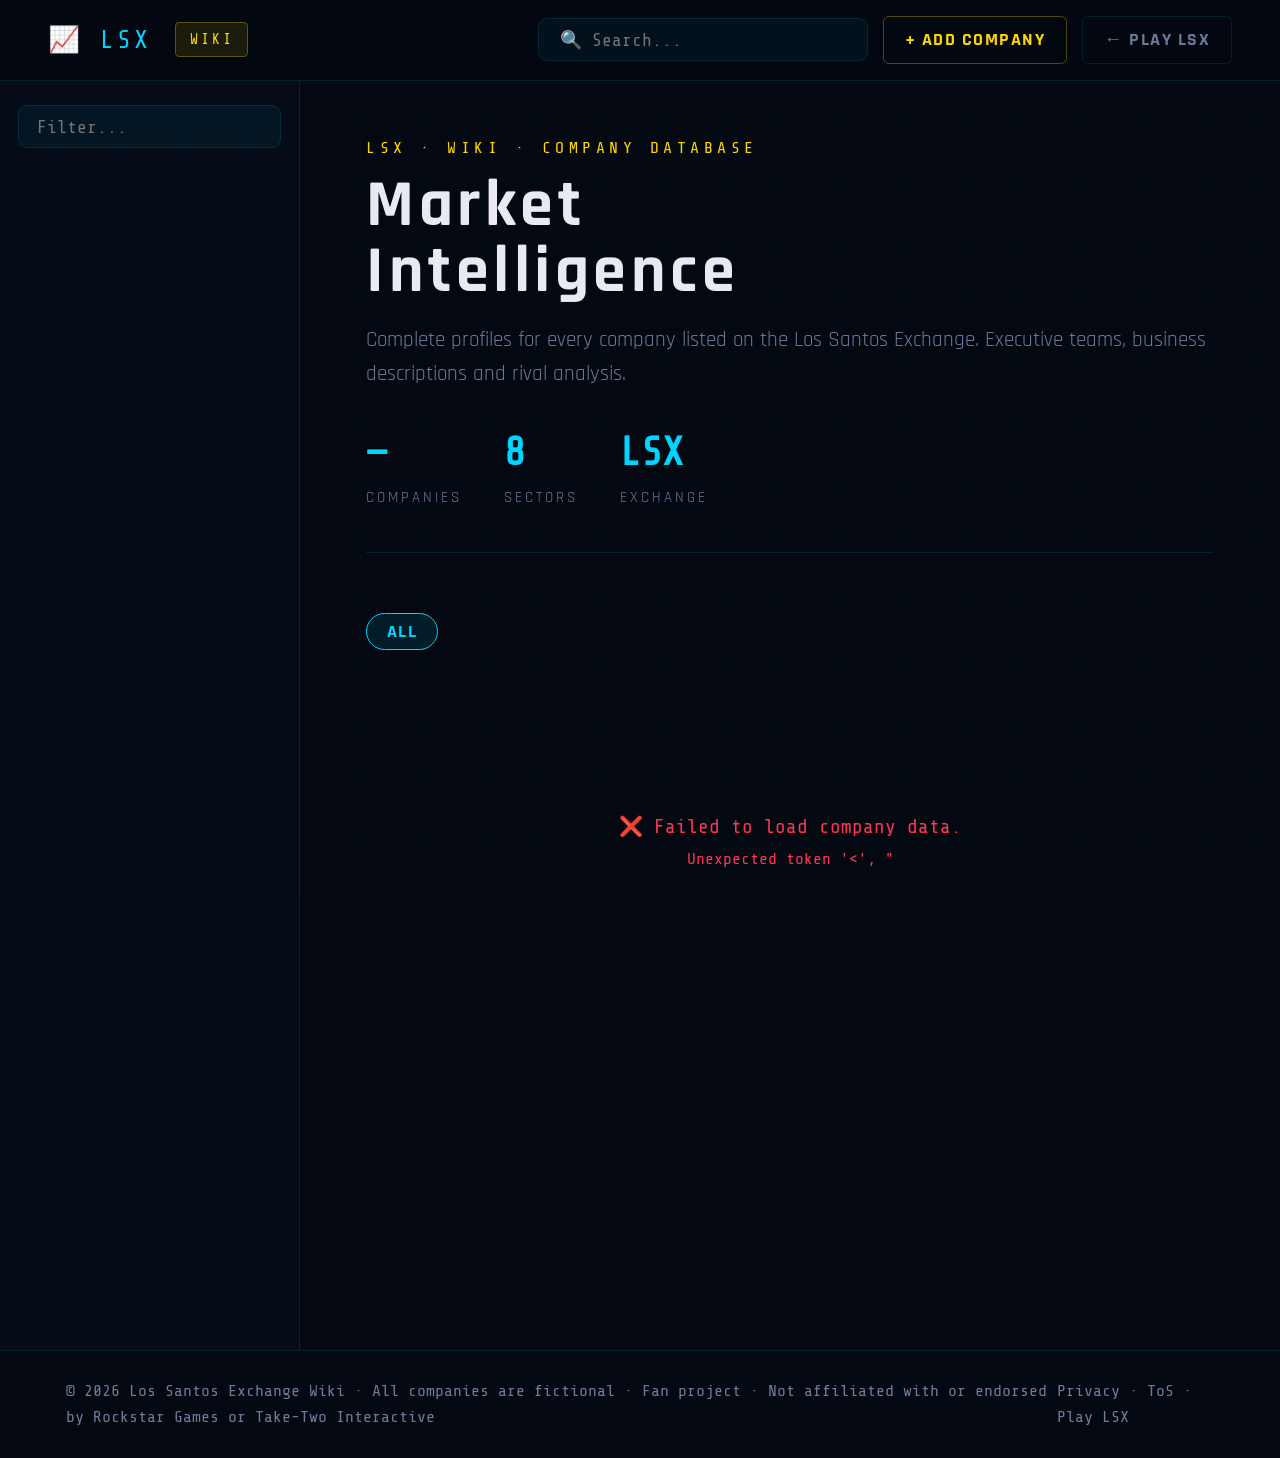
<file: wiki/index.html>
<!DOCTYPE html>
<html lang="en">
<head>
  <meta charset="UTF-8">
  <meta name="viewport" content="width=device-width, initial-scale=1.0">
  <title>LSX Wiki — Los Santos Exchange</title>
  <link rel="preconnect" href="https://fonts.googleapis.com">
  <link href="https://fonts.googleapis.com/css2?family=Rajdhani:wght@400;600;700&family=Share+Tech+Mono&display=swap" rel="stylesheet">
  <link rel="stylesheet" href="wiki.css">
</head>
<body>

<header>
  <div class="header-left">
    <a href="https://los-santos-exchange.de" class="logo">📈 LSX</a>
    <span class="wiki-badge">WIKI</span>
  </div>
  <div class="header-right">
    <input class="hdr-search" type="text" id="globalSearch" placeholder="🔍 Search...">
    <a href="generator.html" class="btn-link btn-gold">+ ADD COMPANY</a>
    <a href="https://los-santos-exchange.de" class="btn-link">← Play LSX</a>
  </div>
</header>

<div class="layout">
  <nav>
    <input class="nav-search" id="navSearch" type="text" placeholder="Filter...">
    <div id="navList"></div>
  </nav>

  <main>
    <div class="hero">
      <div class="hero-tag">LSX · WIKI · COMPANY DATABASE</div>
      <h1>Market<br>Intelligence</h1>
      <p>Complete profiles for every company listed on the Los Santos Exchange. Executive teams, business descriptions and rival analysis.</p>
      <div class="hero-stats">
        <div>
          <div class="hero-stat-val" id="statCount">—</div>
          <div class="hero-stat-lbl">Companies</div>
        </div>
        <div>
          <div class="hero-stat-val">8</div>
          <div class="hero-stat-lbl">Sectors</div>
        </div>
        <div>
          <div class="hero-stat-val">LSX</div>
          <div class="hero-stat-lbl">Exchange</div>
        </div>
      </div>
    </div>

    <div class="sector-bar" id="sectorBar">
      <button class="sec-btn active" data-sector="ALL">ALL</button>
    </div>

    <div id="cardList">
      <div class="loading"><div class="spinner"></div>Loading company data...</div>
    </div>
    <div class="no-results" id="noResults">No companies match your search.</div>
  </main>
</div>

<footer>
  <span>© 2026 Los Santos Exchange Wiki · All companies are fictional · Fan project · Not affiliated with or endorsed by Rockstar Games or Take-Two Interactive</span>
  <span><a href="https://los-santos-exchange.de/privacy.html">Privacy</a> · <a href="https://los-santos-exchange.de/tos.html">ToS</a> · <a href="https://los-santos-exchange.de">Play LSX</a></span>
</footer>

<script src="wiki.js"></script>
</body>
</html>
</file>
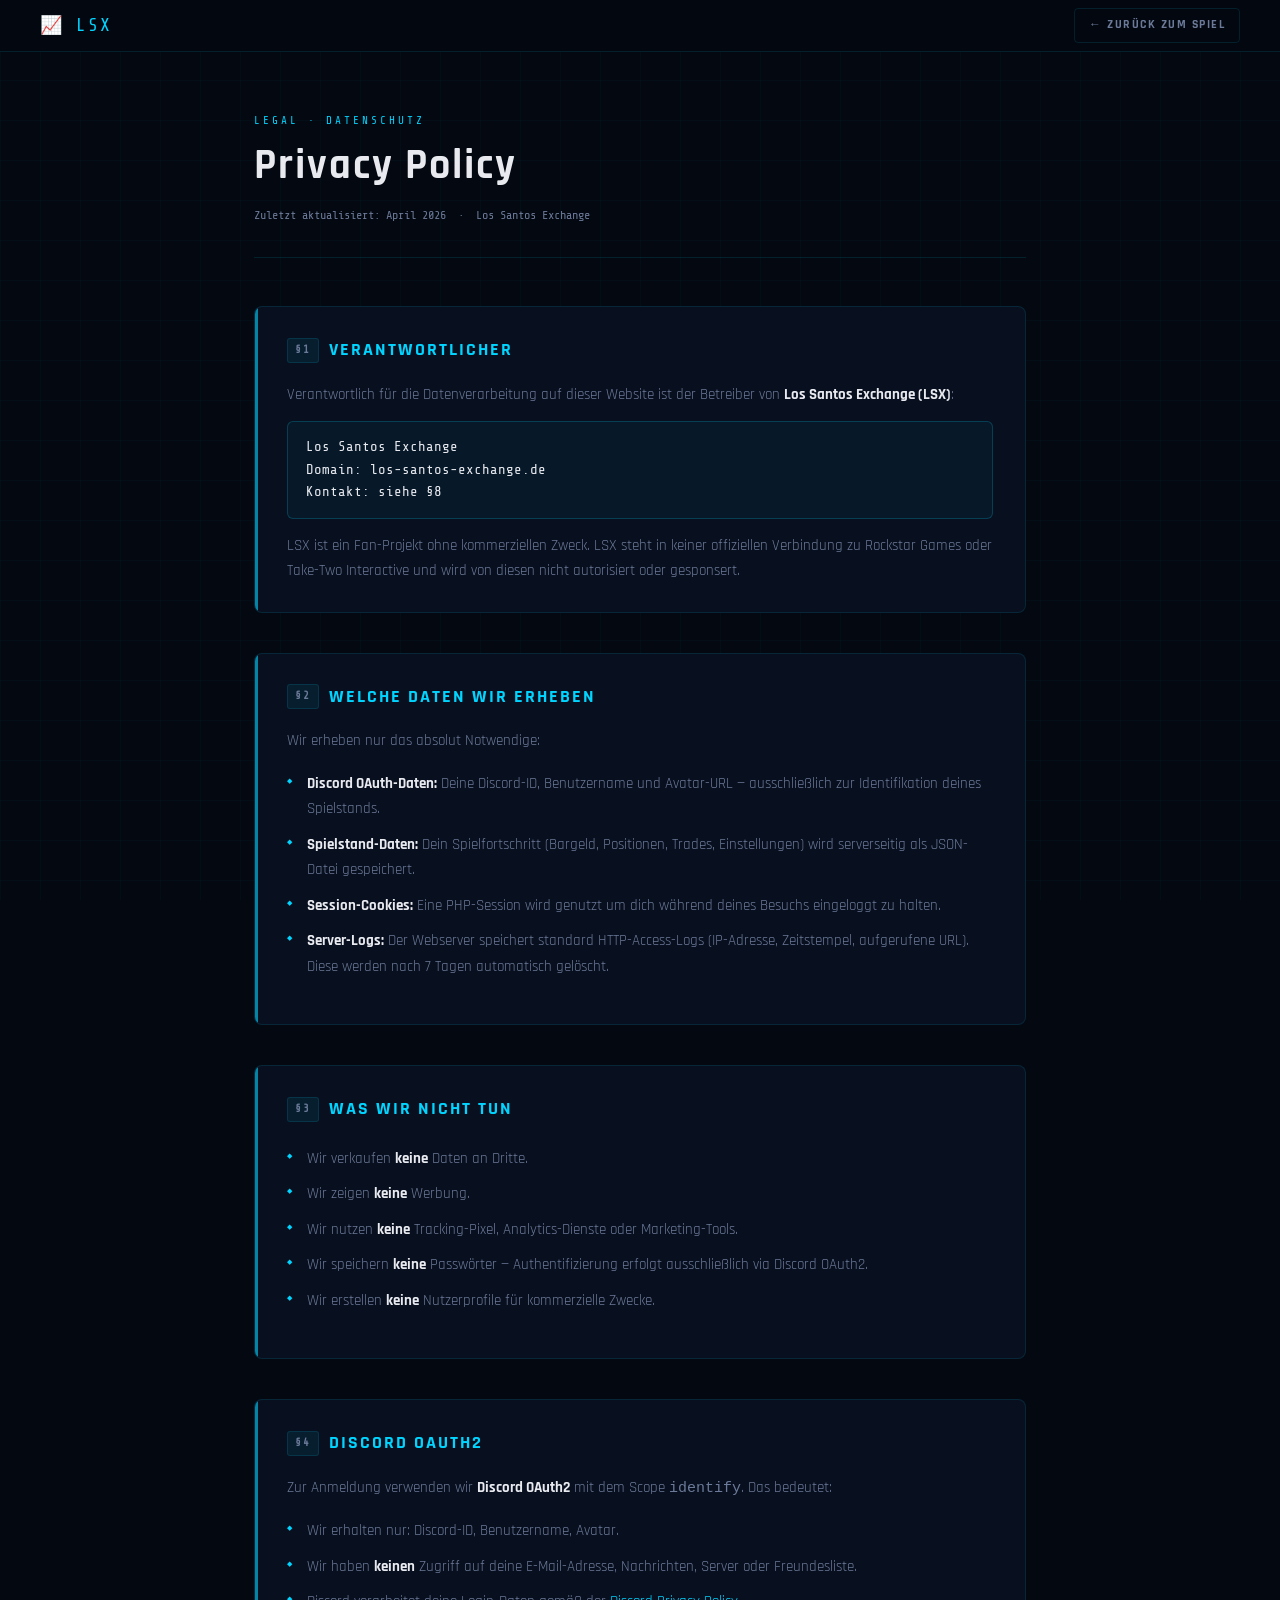
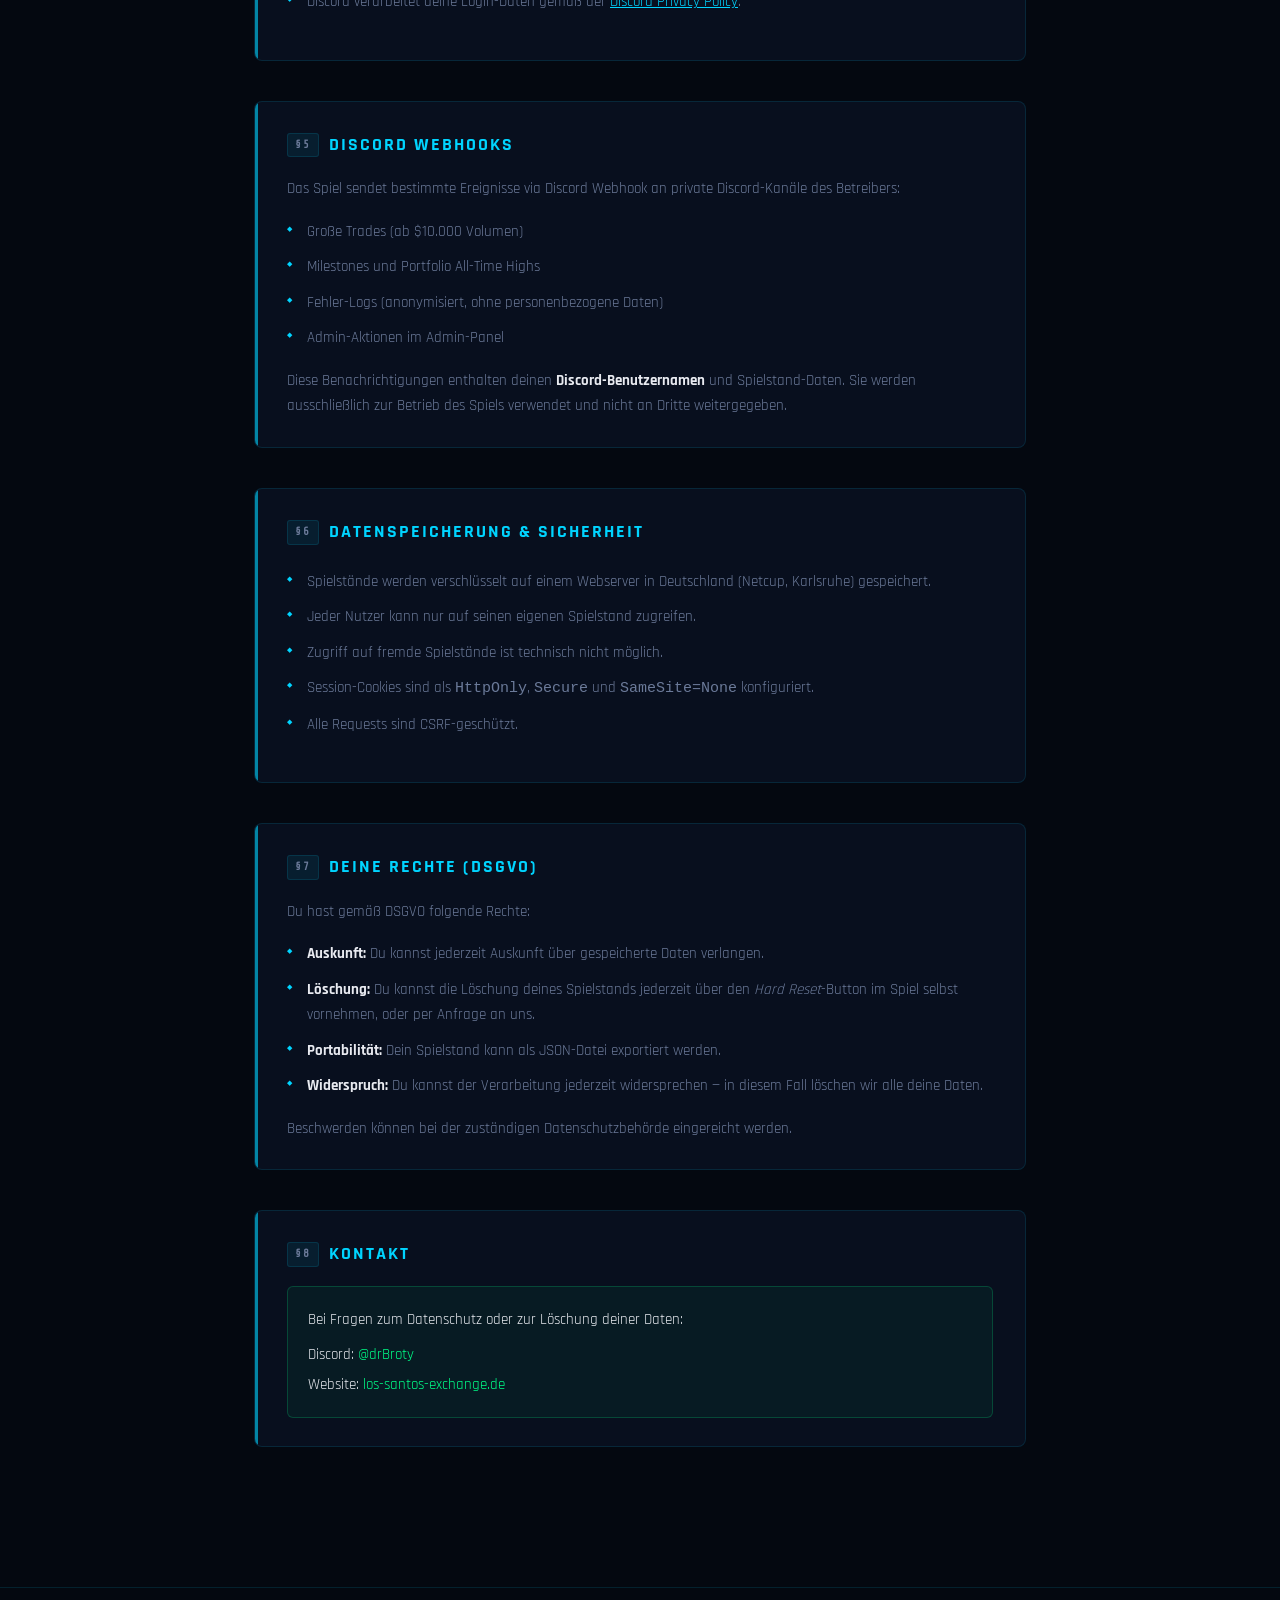
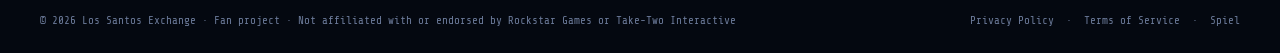
<file: privacy.html>
<!DOCTYPE html>
<html lang="de">
<head>
  <meta charset="UTF-8">
  <meta name="viewport" content="width=device-width, initial-scale=1.0">
  <title>Privacy Policy — Los Santos Exchange</title>
  <link rel="preconnect" href="https://fonts.googleapis.com">
  <link href="https://fonts.googleapis.com/css2?family=Rajdhani:wght@400;600;700&family=Share+Tech+Mono&display=swap" rel="stylesheet">
  <link rel="shortcut icon" href="/assets/icons/icon-512.ico" type="image/x-icon">
  <style>
    :root {
      --bg:      #040810;
      --panel:   #080f1e;
      --border:  rgba(0,212,255,0.12);
      --accent:  #00d4ff;
      --green:   #00ff88;
      --red:     #ff3355;
      --gold:    #ffd700;
      --text:    #e8eaf0;
      --dim:     #6b7a99;
      --font:    'Rajdhani', sans-serif;
      --mono:    'Share Tech Mono', monospace;
    }

    * { box-sizing: border-box; margin: 0; padding: 0; }

    body {
      background: var(--bg);
      color: var(--text);
      font-family: var(--font);
      font-size: 16px;
      line-height: 1.7;
      min-height: 100vh;
    }

    /* ── Animated grid background ── */
    body::before {
      content: '';
      position: fixed;
      inset: 0;
      background-image:
        linear-gradient(rgba(0,212,255,0.03) 1px, transparent 1px),
        linear-gradient(90deg, rgba(0,212,255,0.03) 1px, transparent 1px);
      background-size: 40px 40px;
      pointer-events: none;
      z-index: 0;
    }

    /* ── Header ── */
    header {
      position: sticky;
      top: 0;
      z-index: 100;
      background: rgba(4,8,16,0.95);
      backdrop-filter: blur(12px);
      border-bottom: 1px solid var(--border);
      padding: 0 40px;
      display: flex;
      align-items: center;
      justify-content: space-between;
      height: 52px;
    }

    .logo {
      font-family: var(--mono);
      font-size: 18px;
      color: var(--accent);
      letter-spacing: 2px;
      text-decoration: none;
    }

    .back-btn {
      font-family: var(--font);
      font-weight: 700;
      font-size: 12px;
      letter-spacing: 1.5px;
      color: var(--dim);
      text-decoration: none;
      border: 1px solid var(--border);
      padding: 6px 14px;
      border-radius: 4px;
      transition: all .2s;
      text-transform: uppercase;
    }
    .back-btn:hover { color: var(--accent); border-color: var(--accent); }

    /* ── Main Content ── */
    main {
      position: relative;
      z-index: 1;
      max-width: 820px;
      margin: 0 auto;
      padding: 60px 24px 100px;
    }

    /* ── Page Title ── */
    .page-header {
      margin-bottom: 48px;
      padding-bottom: 32px;
      border-bottom: 1px solid var(--border);
    }

    .page-tag {
      font-family: var(--mono);
      font-size: 11px;
      letter-spacing: 3px;
      color: var(--accent);
      text-transform: uppercase;
      margin-bottom: 12px;
    }

    h1 {
      font-size: 42px;
      font-weight: 700;
      letter-spacing: 2px;
      color: var(--text);
      line-height: 1.1;
      margin-bottom: 16px;
    }

    .page-meta {
      font-family: var(--mono);
      font-size: 12px;
      color: var(--dim);
    }

    /* ── Sections ── */
    .section {
      margin-bottom: 40px;
      background: var(--panel);
      border: 1px solid var(--border);
      border-radius: 8px;
      padding: 28px 32px;
      position: relative;
      overflow: hidden;
    }

    .section::before {
      content: '';
      position: absolute;
      top: 0; left: 0;
      width: 3px; height: 100%;
      background: var(--accent);
      opacity: 0.6;
    }

    h2 {
      font-size: 18px;
      font-weight: 700;
      letter-spacing: 2px;
      color: var(--accent);
      text-transform: uppercase;
      margin-bottom: 16px;
      display: flex;
      align-items: center;
      gap: 10px;
    }

    h2 .num {
      font-family: var(--mono);
      font-size: 11px;
      color: var(--dim);
      background: rgba(0,212,255,0.08);
      border: 1px solid var(--border);
      padding: 2px 7px;
      border-radius: 3px;
    }

    p {
      color: var(--dim);
      font-size: 15px;
      margin-bottom: 12px;
    }
    p:last-child { margin-bottom: 0; }

    ul {
      list-style: none;
      margin: 12px 0;
    }

    ul li {
      color: var(--dim);
      font-size: 15px;
      padding: 5px 0 5px 20px;
      position: relative;
    }

    ul li::before {
      content: '◆';
      position: absolute;
      left: 0;
      color: var(--accent);
      font-size: 7px;
      top: 9px;
    }

    strong { color: var(--text); font-weight: 700; }

    .highlight-box {
      background: rgba(0,212,255,0.05);
      border: 1px solid rgba(0,212,255,0.2);
      border-radius: 6px;
      padding: 14px 18px;
      margin: 14px 0;
      font-size: 14px;
      color: var(--text);
      font-family: var(--mono);
      line-height: 1.6;
    }

    .contact-block {
      background: rgba(0,255,136,0.05);
      border: 1px solid rgba(0,255,136,0.2);
      border-radius: 6px;
      padding: 16px 20px;
    }
    .contact-block p { color: var(--text); margin: 4px 0; }
    .contact-block a { color: var(--green); text-decoration: none; }
    .contact-block a:hover { text-decoration: underline; }

    /* ── Footer ── */
    footer {
      position: relative;
      z-index: 1;
      border-top: 1px solid var(--border);
      padding: 24px 40px;
      display: flex;
      align-items: center;
      justify-content: space-between;
      font-family: var(--mono);
      font-size: 11px;
      color: var(--dim);
    }

    footer a { color: var(--dim); text-decoration: none; }
    footer a:hover { color: var(--accent); }
  </style>
</head>
<body>

<header>
  <a href="/" class="logo">📈 LSX</a>
  <a href="/" class="back-btn">← Zurück zum Spiel</a>
</header>

<main>

  <div class="page-header">
    <div class="page-tag">Legal · Datenschutz</div>
    <h1>Privacy Policy</h1>
    <div class="page-meta">Zuletzt aktualisiert: April 2026 &nbsp;·&nbsp; Los Santos Exchange</div>
  </div>

  <div class="section">
    <h2><span class="num">§1</span> Verantwortlicher</h2>
    <p>Verantwortlich für die Datenverarbeitung auf dieser Website ist der Betreiber von <strong>Los Santos Exchange (LSX)</strong>:</p>
    <div class="highlight-box">
      Los Santos Exchange<br>
      Domain: los-santos-exchange.de<br>
      Kontakt: siehe §8
    </div>
    <p>LSX ist ein Fan-Projekt ohne kommerziellen Zweck. LSX steht in keiner offiziellen Verbindung zu Rockstar Games oder Take-Two Interactive und wird von diesen nicht autorisiert oder gesponsert.</p>
  </div>

  <div class="section">
    <h2><span class="num">§2</span> Welche Daten wir erheben</h2>
    <p>Wir erheben nur das absolut Notwendige:</p>
    <ul>
      <li><strong>Discord OAuth-Daten:</strong> Deine Discord-ID, Benutzername und Avatar-URL — ausschließlich zur Identifikation deines Spielstands.</li>
      <li><strong>Spielstand-Daten:</strong> Dein Spielfortschritt (Bargeld, Positionen, Trades, Einstellungen) wird serverseitig als JSON-Datei gespeichert.</li>
      <li><strong>Session-Cookies:</strong> Eine PHP-Session wird genutzt um dich während deines Besuchs eingeloggt zu halten.</li>
      <li><strong>Server-Logs:</strong> Der Webserver speichert standard HTTP-Access-Logs (IP-Adresse, Zeitstempel, aufgerufene URL). Diese werden nach 7 Tagen automatisch gelöscht.</li>
    </ul>
  </div>

  <div class="section">
    <h2><span class="num">§3</span> Was wir nicht tun</h2>
    <ul>
      <li>Wir verkaufen <strong>keine</strong> Daten an Dritte.</li>
      <li>Wir zeigen <strong>keine</strong> Werbung.</li>
      <li>Wir nutzen <strong>keine</strong> Tracking-Pixel, Analytics-Dienste oder Marketing-Tools.</li>
      <li>Wir speichern <strong>keine</strong> Passwörter — Authentifizierung erfolgt ausschließlich via Discord OAuth2.</li>
      <li>Wir erstellen <strong>keine</strong> Nutzerprofile für kommerzielle Zwecke.</li>
    </ul>
  </div>

  <div class="section">
    <h2><span class="num">§4</span> Discord OAuth2</h2>
    <p>Zur Anmeldung verwenden wir <strong>Discord OAuth2</strong> mit dem Scope <code>identify</code>. Das bedeutet:</p>
    <ul>
      <li>Wir erhalten nur: Discord-ID, Benutzername, Avatar.</li>
      <li>Wir haben <strong>keinen</strong> Zugriff auf deine E-Mail-Adresse, Nachrichten, Server oder Freundesliste.</li>
      <li>Discord verarbeitet deine Login-Daten gemäß der <a href="https://discord.com/privacy" style="color:var(--accent)">Discord Privacy Policy</a>.</li>
    </ul>
  </div>

  <div class="section">
    <h2><span class="num">§5</span> Discord Webhooks</h2>
    <p>Das Spiel sendet bestimmte Ereignisse via Discord Webhook an private Discord-Kanäle des Betreibers:</p>
    <ul>
      <li>Große Trades (ab $10.000 Volumen)</li>
      <li>Milestones und Portfolio All-Time Highs</li>
      <li>Fehler-Logs (anonymisiert, ohne personenbezogene Daten)</li>
      <li>Admin-Aktionen im Admin-Panel</li>
    </ul>
    <p>Diese Benachrichtigungen enthalten deinen <strong>Discord-Benutzernamen</strong> und Spielstand-Daten. Sie werden ausschließlich zur Betrieb des Spiels verwendet und nicht an Dritte weitergegeben.</p>
  </div>

  <div class="section">
    <h2><span class="num">§6</span> Datenspeicherung & Sicherheit</h2>
    <ul>
      <li>Spielstände werden verschlüsselt auf einem Webserver in Deutschland (Netcup, Karlsruhe) gespeichert.</li>
      <li>Jeder Nutzer kann nur auf seinen eigenen Spielstand zugreifen.</li>
      <li>Zugriff auf fremde Spielstände ist technisch nicht möglich.</li>
      <li>Session-Cookies sind als <code>HttpOnly</code>, <code>Secure</code> und <code>SameSite=None</code> konfiguriert.</li>
      <li>Alle Requests sind CSRF-geschützt.</li>
    </ul>
  </div>

  <div class="section">
    <h2><span class="num">§7</span> Deine Rechte (DSGVO)</h2>
    <p>Du hast gemäß DSGVO folgende Rechte:</p>
    <ul>
      <li><strong>Auskunft:</strong> Du kannst jederzeit Auskunft über gespeicherte Daten verlangen.</li>
      <li><strong>Löschung:</strong> Du kannst die Löschung deines Spielstands jederzeit über den <em>Hard Reset</em>-Button im Spiel selbst vornehmen, oder per Anfrage an uns.</li>
      <li><strong>Portabilität:</strong> Dein Spielstand kann als JSON-Datei exportiert werden.</li>
      <li><strong>Widerspruch:</strong> Du kannst der Verarbeitung jederzeit widersprechen — in diesem Fall löschen wir alle deine Daten.</li>
    </ul>
    <p>Beschwerden können bei der zuständigen Datenschutzbehörde eingereicht werden.</p>
  </div>

  <div class="section">
    <h2><span class="num">§8</span> Kontakt</h2>
    <div class="contact-block">
      <p>Bei Fragen zum Datenschutz oder zur Löschung deiner Daten:</p>
      <p style="margin-top:10px;">Discord: <a href="https://discord.com">@drBroty</a></p>
      <p>Website: <a href="https://los-santos-exchange.de">los-santos-exchange.de</a></p>
    </div>
  </div>

</main>

<footer>
  <span>© 2026 Los Santos Exchange · Fan project · Not affiliated with or endorsed by Rockstar Games or Take-Two Interactive</span>
  <span>
    <a href="/privacy.html">Privacy Policy</a>
    &nbsp;·&nbsp;
    <a href="/tos.html">Terms of Service</a>
    &nbsp;·&nbsp;
    <a href="/">Spiel</a>
  </span>
</footer>

</body>
</html>
</file>
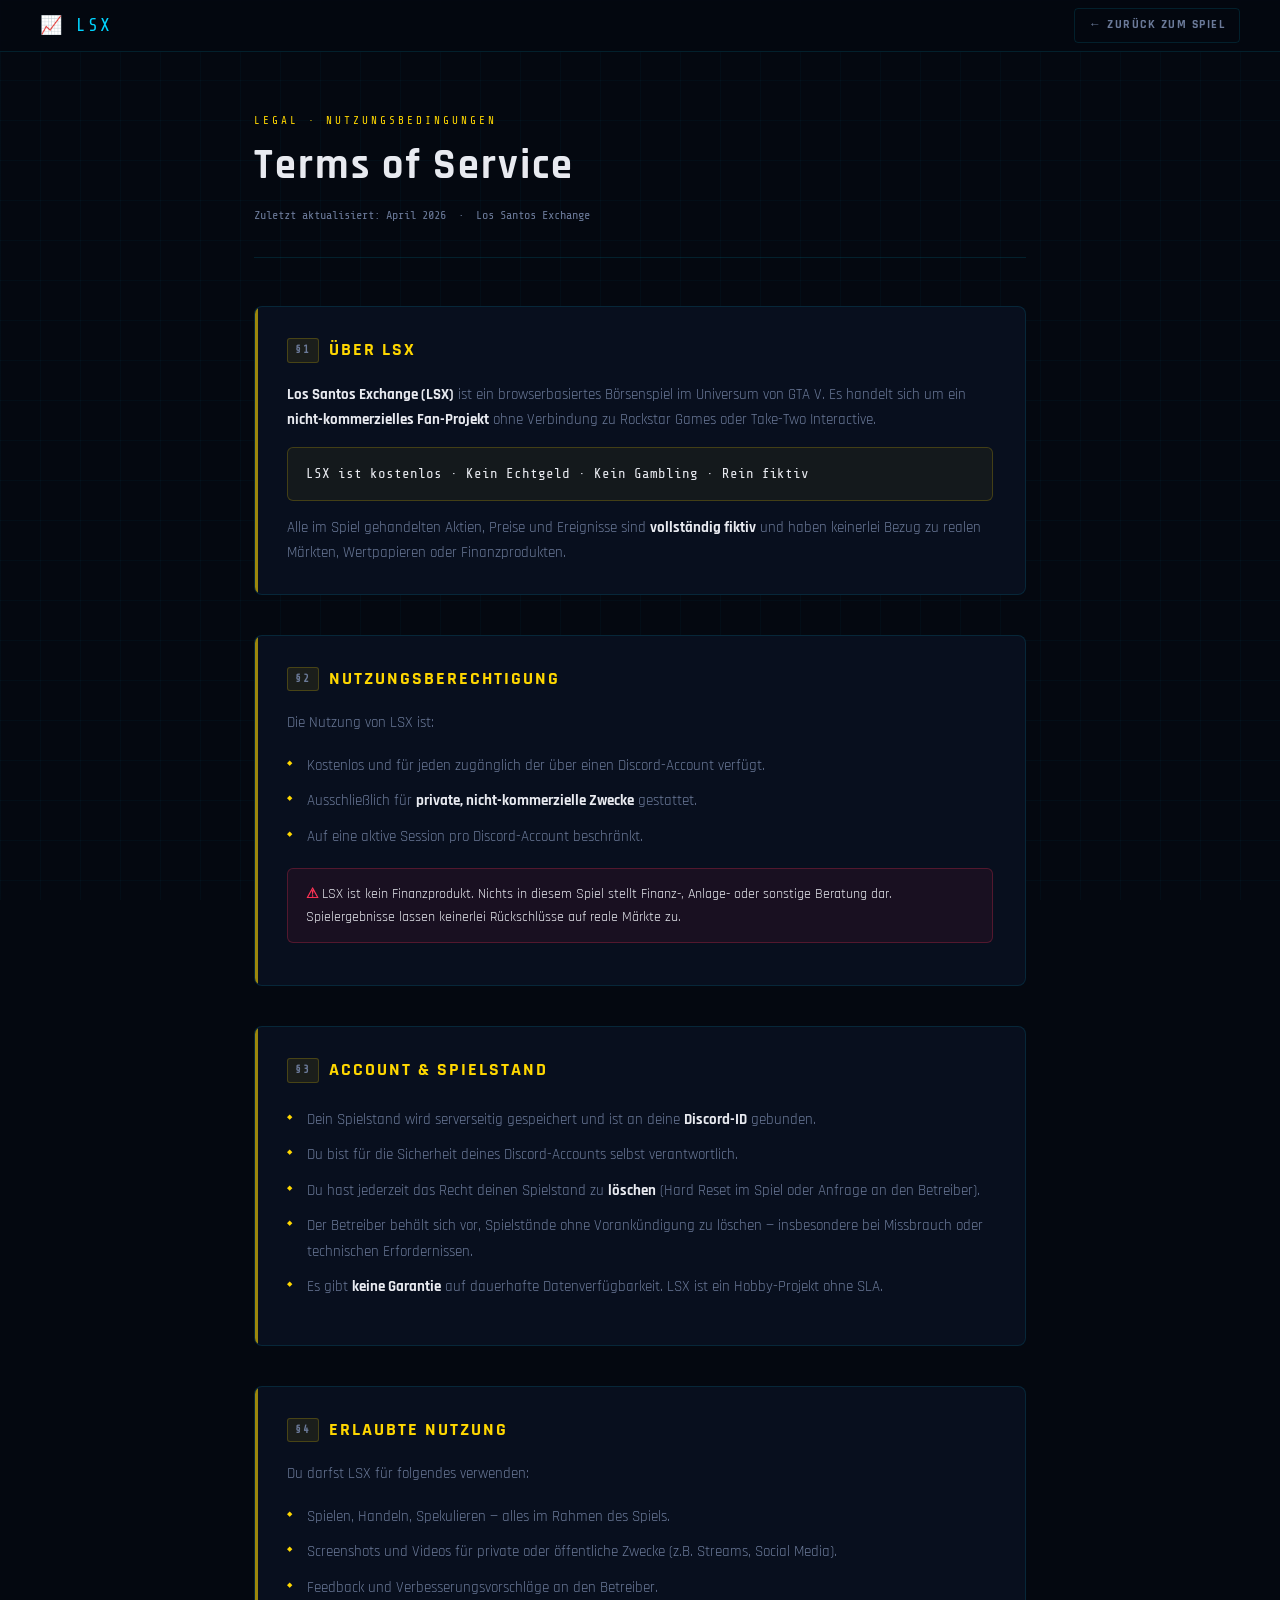
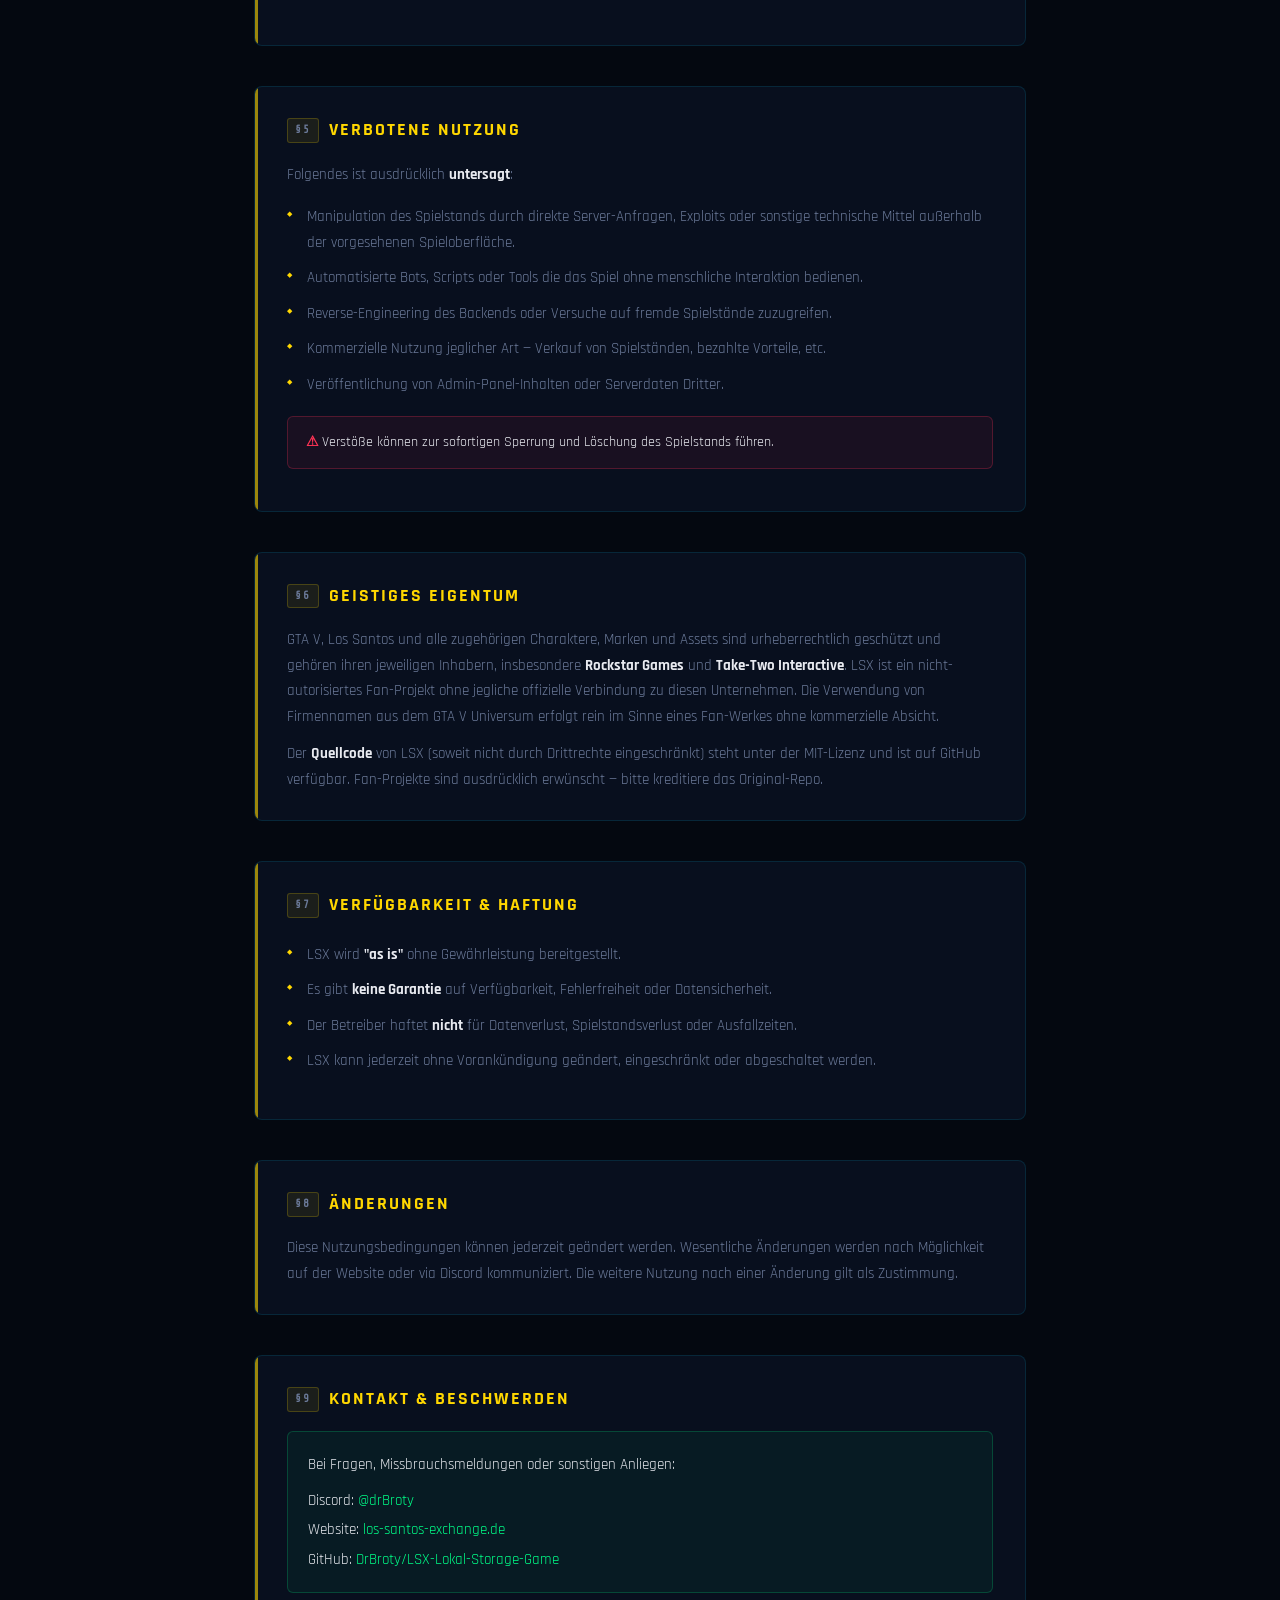
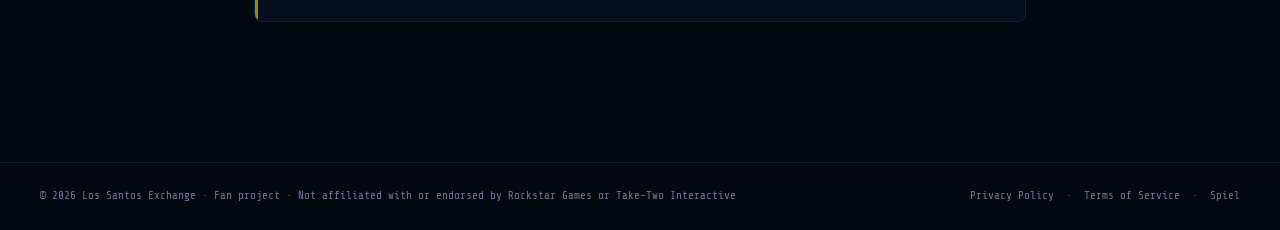
<file: tos.html>
<!DOCTYPE html>
<html lang="de">
<head>
  <meta charset="UTF-8">
  <meta name="viewport" content="width=device-width, initial-scale=1.0">
  <title>Terms of Service — Los Santos Exchange</title>
  <link rel="preconnect" href="https://fonts.googleapis.com">
  <link href="https://fonts.googleapis.com/css2?family=Rajdhani:wght@400;600;700&family=Share+Tech+Mono&display=swap" rel="stylesheet">
  <link rel="shortcut icon" href="/assets/icons/icon-512.ico" type="image/x-icon">
  <style>
    :root {
      --bg:      #040810;
      --panel:   #080f1e;
      --border:  rgba(0,212,255,0.12);
      --accent:  #00d4ff;
      --green:   #00ff88;
      --red:     #ff3355;
      --gold:    #ffd700;
      --text:    #e8eaf0;
      --dim:     #6b7a99;
      --font:    'Rajdhani', sans-serif;
      --mono:    'Share Tech Mono', monospace;
    }

    * { box-sizing: border-box; margin: 0; padding: 0; }

    body {
      background: var(--bg);
      color: var(--text);
      font-family: var(--font);
      font-size: 16px;
      line-height: 1.7;
      min-height: 100vh;
    }

    body::before {
      content: '';
      position: fixed;
      inset: 0;
      background-image:
        linear-gradient(rgba(0,212,255,0.03) 1px, transparent 1px),
        linear-gradient(90deg, rgba(0,212,255,0.03) 1px, transparent 1px);
      background-size: 40px 40px;
      pointer-events: none;
      z-index: 0;
    }

    header {
      position: sticky;
      top: 0;
      z-index: 100;
      background: rgba(4,8,16,0.95);
      backdrop-filter: blur(12px);
      border-bottom: 1px solid var(--border);
      padding: 0 40px;
      display: flex;
      align-items: center;
      justify-content: space-between;
      height: 52px;
    }

    .logo {
      font-family: var(--mono);
      font-size: 18px;
      color: var(--accent);
      letter-spacing: 2px;
      text-decoration: none;
    }

    .back-btn {
      font-family: var(--font);
      font-weight: 700;
      font-size: 12px;
      letter-spacing: 1.5px;
      color: var(--dim);
      text-decoration: none;
      border: 1px solid var(--border);
      padding: 6px 14px;
      border-radius: 4px;
      transition: all .2s;
      text-transform: uppercase;
    }
    .back-btn:hover { color: var(--accent); border-color: var(--accent); }

    main {
      position: relative;
      z-index: 1;
      max-width: 820px;
      margin: 0 auto;
      padding: 60px 24px 100px;
    }

    .page-header {
      margin-bottom: 48px;
      padding-bottom: 32px;
      border-bottom: 1px solid var(--border);
    }

    .page-tag {
      font-family: var(--mono);
      font-size: 11px;
      letter-spacing: 3px;
      color: var(--gold);
      text-transform: uppercase;
      margin-bottom: 12px;
    }

    h1 {
      font-size: 42px;
      font-weight: 700;
      letter-spacing: 2px;
      color: var(--text);
      line-height: 1.1;
      margin-bottom: 16px;
    }

    .page-meta {
      font-family: var(--mono);
      font-size: 12px;
      color: var(--dim);
    }

    .section {
      margin-bottom: 40px;
      background: var(--panel);
      border: 1px solid var(--border);
      border-radius: 8px;
      padding: 28px 32px;
      position: relative;
      overflow: hidden;
    }

    .section::before {
      content: '';
      position: absolute;
      top: 0; left: 0;
      width: 3px; height: 100%;
      background: var(--gold);
      opacity: 0.6;
    }

    h2 {
      font-size: 18px;
      font-weight: 700;
      letter-spacing: 2px;
      color: var(--gold);
      text-transform: uppercase;
      margin-bottom: 16px;
      display: flex;
      align-items: center;
      gap: 10px;
    }

    h2 .num {
      font-family: var(--mono);
      font-size: 11px;
      color: var(--dim);
      background: rgba(255,215,0,0.08);
      border: 1px solid rgba(255,215,0,0.2);
      padding: 2px 7px;
      border-radius: 3px;
    }

    p {
      color: var(--dim);
      font-size: 15px;
      margin-bottom: 12px;
    }
    p:last-child { margin-bottom: 0; }

    ul {
      list-style: none;
      margin: 12px 0;
    }

    ul li {
      color: var(--dim);
      font-size: 15px;
      padding: 5px 0 5px 20px;
      position: relative;
    }

    ul li::before {
      content: '◆';
      position: absolute;
      left: 0;
      color: var(--gold);
      font-size: 7px;
      top: 9px;
    }

    strong { color: var(--text); font-weight: 700; }

    .warn-box {
      background: rgba(255,51,85,0.07);
      border: 1px solid rgba(255,51,85,0.25);
      border-radius: 6px;
      padding: 14px 18px;
      margin: 14px 0;
      font-size: 14px;
      color: var(--text);
      line-height: 1.6;
    }

    .warn-box::before {
      content: '⚠ ';
      color: var(--red);
      font-weight: 700;
    }

    .info-box {
      background: rgba(255,215,0,0.05);
      border: 1px solid rgba(255,215,0,0.2);
      border-radius: 6px;
      padding: 14px 18px;
      margin: 14px 0;
      font-size: 14px;
      color: var(--text);
      font-family: var(--mono);
      line-height: 1.7;
    }

    .contact-block {
      background: rgba(0,255,136,0.05);
      border: 1px solid rgba(0,255,136,0.2);
      border-radius: 6px;
      padding: 16px 20px;
    }
    .contact-block p { color: var(--text); margin: 4px 0; }
    .contact-block a { color: var(--green); text-decoration: none; }
    .contact-block a:hover { text-decoration: underline; }

    footer {
      position: relative;
      z-index: 1;
      border-top: 1px solid var(--border);
      padding: 24px 40px;
      display: flex;
      align-items: center;
      justify-content: space-between;
      font-family: var(--mono);
      font-size: 11px;
      color: var(--dim);
    }

    footer a { color: var(--dim); text-decoration: none; }
    footer a:hover { color: var(--accent); }
  </style>
</head>
<body>

<header>
  <a href="/" class="logo">📈 LSX</a>
  <a href="/" class="back-btn">← Zurück zum Spiel</a>
</header>

<main>

  <div class="page-header">
    <div class="page-tag">Legal · Nutzungsbedingungen</div>
    <h1>Terms of Service</h1>
    <div class="page-meta">Zuletzt aktualisiert: April 2026 &nbsp;·&nbsp; Los Santos Exchange</div>
  </div>

  <div class="section">
    <h2><span class="num">§1</span> Über LSX</h2>
    <p><strong>Los Santos Exchange (LSX)</strong> ist ein browserbasiertes Börsenspiel im Universum von GTA V. Es handelt sich um ein <strong>nicht-kommerzielles Fan-Projekt</strong> ohne Verbindung zu Rockstar Games oder Take-Two Interactive.</p>
    <div class="info-box">
      LSX ist kostenlos · Kein Echtgeld · Kein Gambling · Rein fiktiv
    </div>
    <p>Alle im Spiel gehandelten Aktien, Preise und Ereignisse sind <strong>vollständig fiktiv</strong> und haben keinerlei Bezug zu realen Märkten, Wertpapieren oder Finanzprodukten.</p>
  </div>

  <div class="section">
    <h2><span class="num">§2</span> Nutzungsberechtigung</h2>
    <p>Die Nutzung von LSX ist:</p>
    <ul>
      <li>Kostenlos und für jeden zugänglich der über einen Discord-Account verfügt.</li>
      <li>Ausschließlich für <strong>private, nicht-kommerzielle Zwecke</strong> gestattet.</li>
      <li>Auf eine aktive Session pro Discord-Account beschränkt.</li>
    </ul>
    <div class="warn-box">
      LSX ist kein Finanzprodukt. Nichts in diesem Spiel stellt Finanz-, Anlage- oder sonstige Beratung dar. Spielergebnisse lassen keinerlei Rückschlüsse auf reale Märkte zu.
    </div>
  </div>

  <div class="section">
    <h2><span class="num">§3</span> Account & Spielstand</h2>
    <ul>
      <li>Dein Spielstand wird serverseitig gespeichert und ist an deine <strong>Discord-ID</strong> gebunden.</li>
      <li>Du bist für die Sicherheit deines Discord-Accounts selbst verantwortlich.</li>
      <li>Du hast jederzeit das Recht deinen Spielstand zu <strong>löschen</strong> (Hard Reset im Spiel oder Anfrage an den Betreiber).</li>
      <li>Der Betreiber behält sich vor, Spielstände ohne Vorankündigung zu löschen — insbesondere bei Missbrauch oder technischen Erfordernissen.</li>
      <li>Es gibt <strong>keine Garantie</strong> auf dauerhafte Datenverfügbarkeit. LSX ist ein Hobby-Projekt ohne SLA.</li>
    </ul>
  </div>

  <div class="section">
    <h2><span class="num">§4</span> Erlaubte Nutzung</h2>
    <p>Du darfst LSX für folgendes verwenden:</p>
    <ul>
      <li>Spielen, Handeln, Spekulieren — alles im Rahmen des Spiels.</li>
      <li>Screenshots und Videos für private oder öffentliche Zwecke (z.B. Streams, Social Media).</li>
      <li>Feedback und Verbesserungsvorschläge an den Betreiber.</li>
    </ul>
  </div>

  <div class="section">
    <h2><span class="num">§5</span> Verbotene Nutzung</h2>
    <p>Folgendes ist ausdrücklich <strong>untersagt</strong>:</p>
    <ul>
      <li>Manipulation des Spielstands durch direkte Server-Anfragen, Exploits oder sonstige technische Mittel außerhalb der vorgesehenen Spieloberfläche.</li>
      <li>Automatisierte Bots, Scripts oder Tools die das Spiel ohne menschliche Interaktion bedienen.</li>
      <li>Reverse-Engineering des Backends oder Versuche auf fremde Spielstände zuzugreifen.</li>
      <li>Kommerzielle Nutzung jeglicher Art — Verkauf von Spielständen, bezahlte Vorteile, etc.</li>
      <li>Veröffentlichung von Admin-Panel-Inhalten oder Serverdaten Dritter.</li>
    </ul>
    <div class="warn-box">
      Verstöße können zur sofortigen Sperrung und Löschung des Spielstands führen.
    </div>
  </div>

  <div class="section">
    <h2><span class="num">§6</span> Geistiges Eigentum</h2>
    <p>GTA V, Los Santos und alle zugehörigen Charaktere, Marken und Assets sind urheberrechtlich geschützt und gehören ihren jeweiligen Inhabern, insbesondere <strong>Rockstar Games</strong> und <strong>Take-Two Interactive</strong>. LSX ist ein nicht-autorisiertes Fan-Projekt ohne jegliche offizielle Verbindung zu diesen Unternehmen. Die Verwendung von Firmennamen aus dem GTA V Universum erfolgt rein im Sinne eines Fan-Werkes ohne kommerzielle Absicht.</p>
    <p>Der <strong>Quellcode</strong> von LSX (soweit nicht durch Drittrechte eingeschränkt) steht unter der MIT-Lizenz und ist auf GitHub verfügbar. Fan-Projekte sind ausdrücklich erwünscht — bitte kreditiere das Original-Repo.</p>
  </div>

  <div class="section">
    <h2><span class="num">§7</span> Verfügbarkeit & Haftung</h2>
    <ul>
      <li>LSX wird <strong>"as is"</strong> ohne Gewährleistung bereitgestellt.</li>
      <li>Es gibt <strong>keine Garantie</strong> auf Verfügbarkeit, Fehlerfreiheit oder Datensicherheit.</li>
      <li>Der Betreiber haftet <strong>nicht</strong> für Datenverlust, Spielstandsverlust oder Ausfallzeiten.</li>
      <li>LSX kann jederzeit ohne Vorankündigung geändert, eingeschränkt oder abgeschaltet werden.</li>
    </ul>
  </div>

  <div class="section">
    <h2><span class="num">§8</span> Änderungen</h2>
    <p>Diese Nutzungsbedingungen können jederzeit geändert werden. Wesentliche Änderungen werden nach Möglichkeit auf der Website oder via Discord kommuniziert. Die weitere Nutzung nach einer Änderung gilt als Zustimmung.</p>
  </div>

  <div class="section">
    <h2><span class="num">§9</span> Kontakt & Beschwerden</h2>
    <div class="contact-block">
      <p>Bei Fragen, Missbrauchsmeldungen oder sonstigen Anliegen:</p>
      <p style="margin-top:10px;">Discord: <a href="https://discord.com">@drBroty</a></p>
      <p>Website: <a href="https://los-santos-exchange.de">los-santos-exchange.de</a></p>
      <p>GitHub: <a href="https://github.com/DrBroty/LSX-Lokal-Storage-Game">DrBroty/LSX-Lokal-Storage-Game</a></p>
    </div>
  </div>

</main>

<footer>
  <span>© 2026 Los Santos Exchange · Fan project · Not affiliated with or endorsed by Rockstar Games or Take-Two Interactive</span>
  <span>
    <a href="/privacy.html">Privacy Policy</a>
    &nbsp;·&nbsp;
    <a href="/tos.html">Terms of Service</a>
    &nbsp;·&nbsp;
    <a href="/">Spiel</a>
  </span>
</footer>

</body>
</html>
</file>
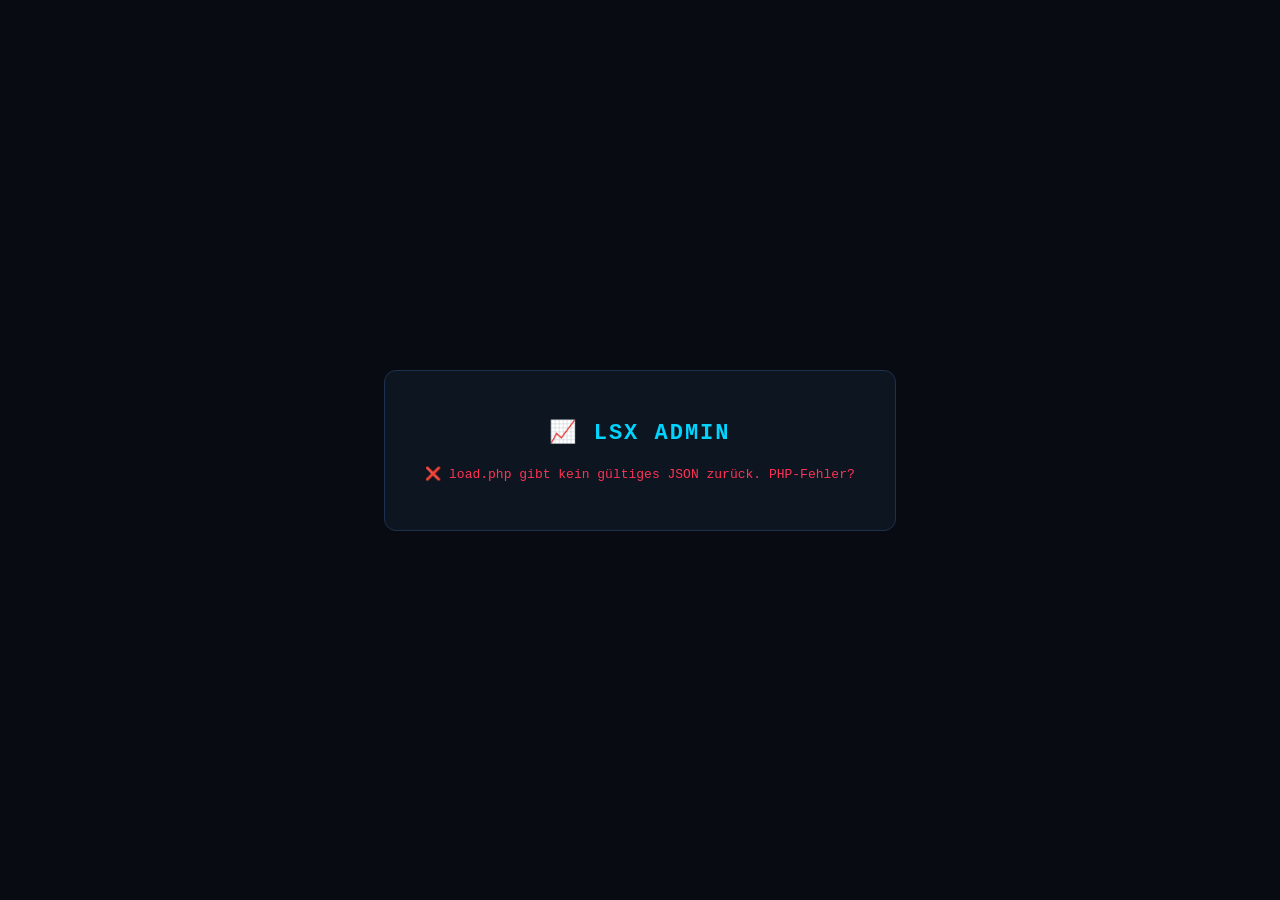
<file: lsx-proxy/admin.html>
<!DOCTYPE html>
<html lang="en">
<head>
  <meta charset="UTF-8">
  <meta name="viewport" content="width=device-width, initial-scale=1.0">
  <title>LSX Admin Panel</title>
  <link rel="stylesheet" href="/assets/css/admin.css"/>
  <link rel="shortcut icon" href="/assets/icons/icon-512.ico" type="image/x-icon">
</head>
<body>

<!-- ── AUTH GATE (wird ausgeblendet wenn Admin) ── -->
<div id="authGate">
  <div class="auth-box">
    <div class="auth-logo">📈 LSX ADMIN</div>
    <div id="authMsg" class="auth-msg">Checking access...</div>
    <a href="/lsx-proxy/oauth.php" class="auth-login" id="btnDiscordLogin" style="display:none">
      <svg width="18" height="18" viewBox="0 0 71 55" fill="currentColor">
        <path d="M60.1 4.9A58.5 58.5 0 0 0 45.5.4a40 40 0 0 0-1.8 3.6 54.1 54.1 0 0 0-16.3 0A38 38 0 0 0 25.6.4 58.4 58.4 0 0 0 11 4.9C1.6 19-1 32.7.3 46.3a58.9 58.9 0 0 0 17.9 9 42 42 0 0 0 3.7-6 38.3 38.3 0 0 1-5.8-2.8l1.4-1.1a42 42 0 0 0 36 0l1.4 1.1a38.4 38.4 0 0 1-5.8 2.8 42 42 0 0 0 3.6 6 58.7 58.7 0 0 0 17.9-9C72 30.5 68.7 16.9 60.1 4.9ZM23.8 38c-3.5 0-6.4-3.2-6.4-7.2s2.8-7.2 6.4-7.2 6.5 3.2 6.4 7.2c0 4-2.8 7.2-6.4 7.2Zm23.4 0c-3.5 0-6.4-3.2-6.4-7.2s2.8-7.2 6.4-7.2 6.5 3.2 6.4 7.2c0 4-2.8 7.2-6.4 7.2Z"/>
      </svg>
      LOGIN WITH DISCORD
    </a>
  </div>
</div>

<!-- ── MAIN PANEL (versteckt bis Auth OK) ── -->
<div id="adminPanel" style="display:none">

  <div class="admin-header">
    <div class="admin-logo">📈 LSX ADMIN PANEL</div>
    <div id="adminUser" class="admin-user"></div>
  </div>

  <div id="status"></div>

  <!-- ── USER LISTE ── -->
  <div class="card">
    <div class="card-header">
      <h2>👥 ALL PLAYERS</h2>
      <button class="btn-gray" onclick="loadUserList()">🔄 REFRESH</button>
    </div>
    <table class="data-table" id="userListTable">
      <thead>
        <tr>
          <th>PLAYER</th>
          <th>NET WORTH</th>
          <th>CASH</th>
          <th>TRADES</th>
          <th>DAY</th>
          <th>ACTION</th>
        </tr>
      </thead>
      <tbody id="userListBody">
        <tr><td colspan="6" class="table-empty">Loading...</td></tr>
      </tbody>
    </table>
  </div>

  <!-- ── LOAD USER ── -->
  <div class="card">
    <h2>🔍 LOAD USER BY ID</h2>
    <div class="input-row">
      <input id="discordId" type="text" placeholder="Discord User ID (z.B. 123456789012345678)">
      <button onclick="loadUser()">LOAD</button>
      <button class="btn-red" onclick="deleteUser()">DELETE SAVE</button>
    </div>
    <div id="userInfo" style="display:none;">
      <div id="userTags" class="tag-row"></div>
      <pre id="saveData" class="save-preview"></pre>
    </div>
  </div>

  <!-- ── CASH ── -->
  <div class="card" id="cardCash" style="display:none;">
    <h2>💵 CASH</h2>
    <div class="input-row">
      <div class="input-group">
        <label>Aktuelles Cash</label>
        <input id="currentCash" type="text" disabled>
      </div>
      <div class="input-group">
        <label>Neuer Wert ($)</label>
        <input id="newCash" type="number" placeholder="z.B. 500000">
      </div>
    </div>
    <div class="btn-row">
      <button onclick="setCash()">SET CASH</button>
      <button class="btn-gray" onclick="addCash(100000)">+$100K</button>
      <button class="btn-gray" onclick="addCash(500000)">+$500K</button>
      <button class="btn-gray" onclick="addCash(1000000)">+$1M</button>
      <button class="btn-red"  onclick="addCash(-100000)">-$100K</button>
    </div>
  </div>

  <!-- ── STATS ── -->
  <div class="card" id="cardStats" style="display:none;">
    <h2>📊 STATS</h2>
    <div class="input-row">
      <div class="input-group"><label>Start Cash ($)</label><input id="statStartCash" type="number"></div>
      <div class="input-group"><label>Realized P&L ($)</label><input id="statPnl" type="number"></div>
    </div>
    <div class="input-row">
      <div class="input-group"><label>Total Trades</label><input id="statTrades" type="number"></div>
      <div class="input-group"><label>Total Fees Paid ($)</label><input id="statFees" type="number"></div>
    </div>
    <div class="input-row">
      <div class="input-group"><label>Best Trade ($)</label><input id="statBest" type="number"></div>
      <div class="input-group"><label>Worst Trade ($)</label><input id="statWorst" type="number"></div>
    </div>
    <button onclick="saveStats()">SAVE STATS</button>
  </div>

  <!-- ── HOLDINGS ── -->
  <div class="card" id="cardHoldings" style="display:none;">
    <h2>📦 HOLDINGS</h2>
    <table class="data-table">
      <thead><tr><th>TICKER</th><th>QTY</th><th>AVG COST ($)</th><th>ACTION</th></tr></thead>
      <tbody id="holdingsBody"></tbody>
    </table>
    <div style="margin-top:16px;">
      <h2>➕ HOLDING HINZUFÜGEN</h2>
      <div class="input-row">
        <div class="input-group"><label>Ticker</label><input id="addTicker" type="text" placeholder="z.B. MAZE"></div>
        <div class="input-group"><label>Qty</label><input id="addQty" type="number" placeholder="100"></div>
        <div class="input-group"><label>Avg Cost ($)</label><input id="addAvgCost" type="number" placeholder="218.50"></div>
      </div>
      <button onclick="addHolding()">ADD HOLDING</button>
    </div>
  </div>

  <!-- ── MILESTONE ── -->
  <div class="card" id="cardMilestone" style="display:none;">
    <h2>🏆 MILESTONE</h2>
    <div class="input-row">
      <div class="input-group"><label>lastMilestone ($)</label><input id="milestoneVal" type="number"></div>
    </div>
    <div class="btn-row">
      <button onclick="saveMilestone()">SET MILESTONE</button>
      <button class="btn-red" onclick="resetMilestone()">RESET → 0</button>
    </div>
  </div>

  <!-- ── DANGER ZONE ── -->
  <div class="card" id="cardDanger" style="display:none;">
    <h2>🧨 DANGER ZONE</h2>
    <div class="btn-row">
      <button class="btn-red" onclick="resetGame()">FULL GAME RESET</button>
      <button class="btn-red" onclick="clearHoldings()">CLEAR ALL HOLDINGS</button>
      <button class="btn-red" onclick="clearShorts()">CLEAR ALL SHORTS</button>
      <button class="btn-red" onclick="clearOrders()">CLEAR LIMIT ORDERS</button>
    </div>
  </div>

</div><!-- /#adminPanel -->

<script src="/assets/js/admin.js"></script>
</body>
</html>
</file>
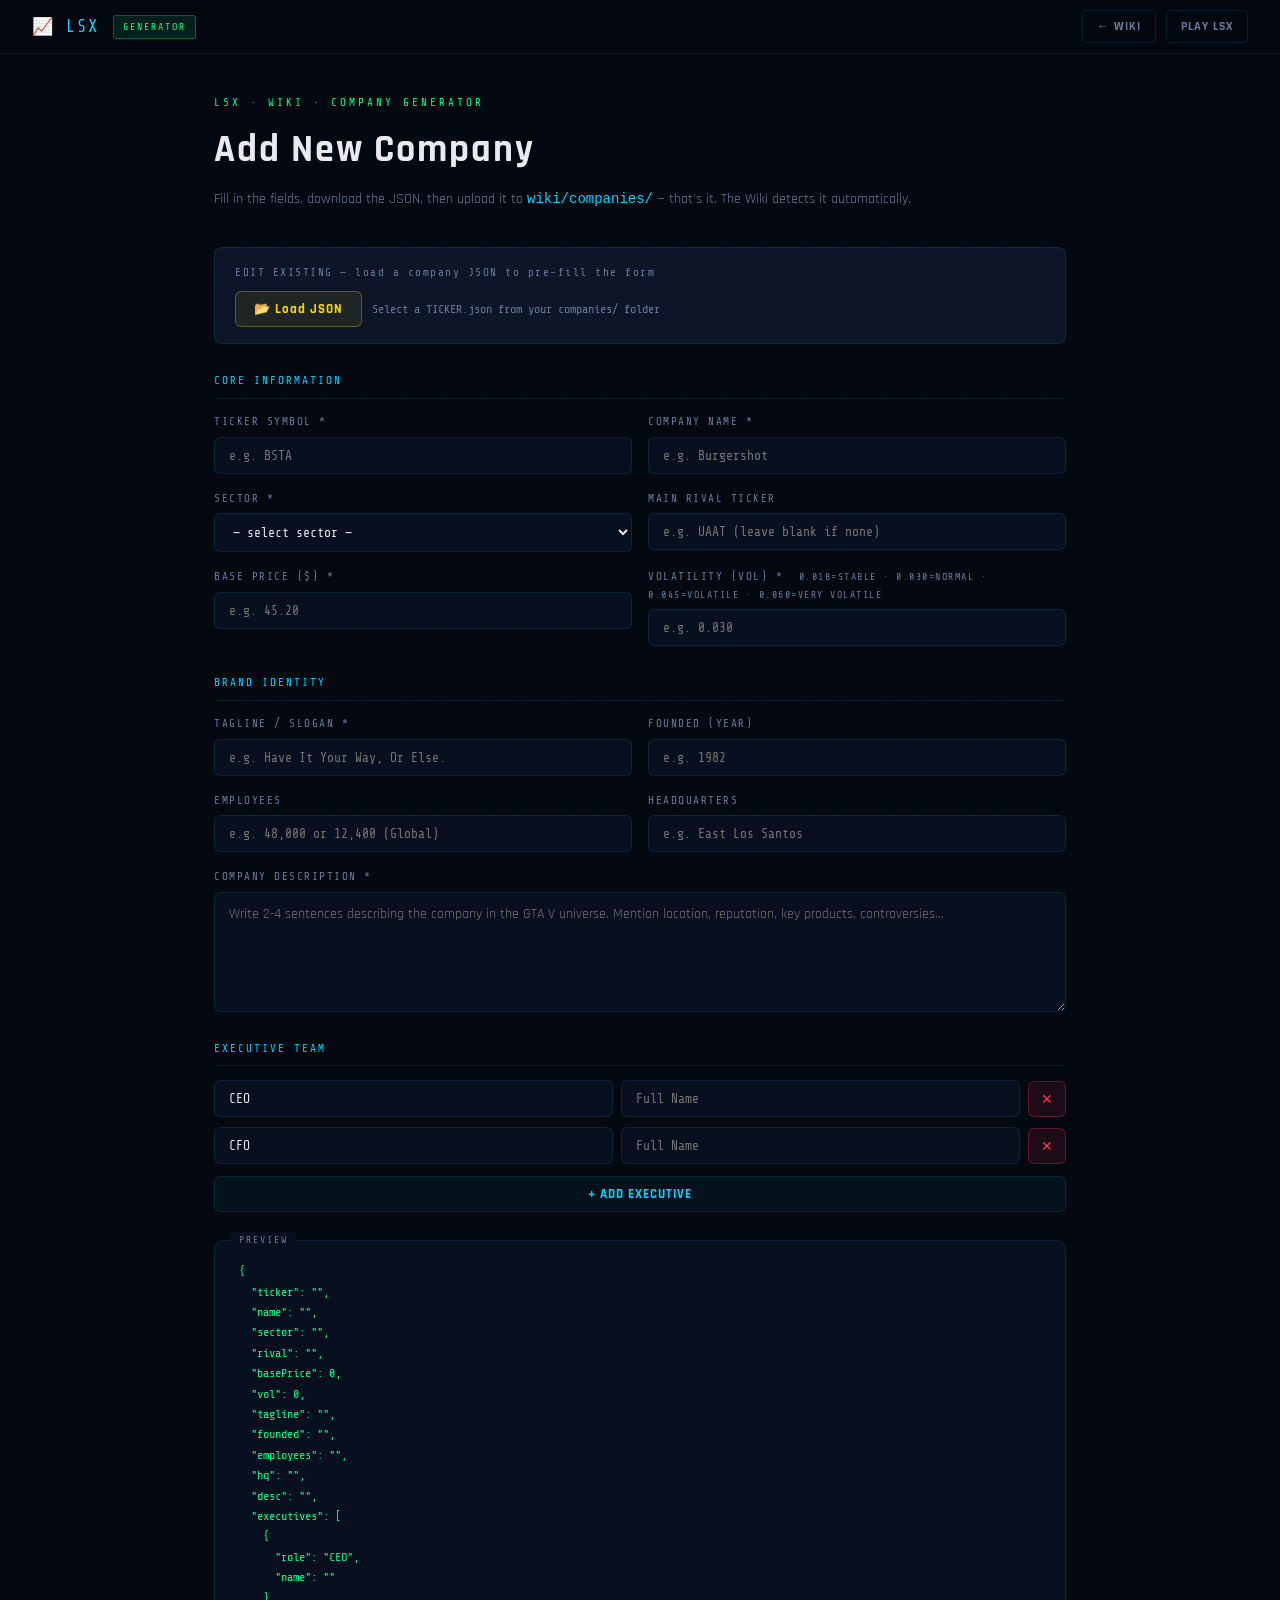
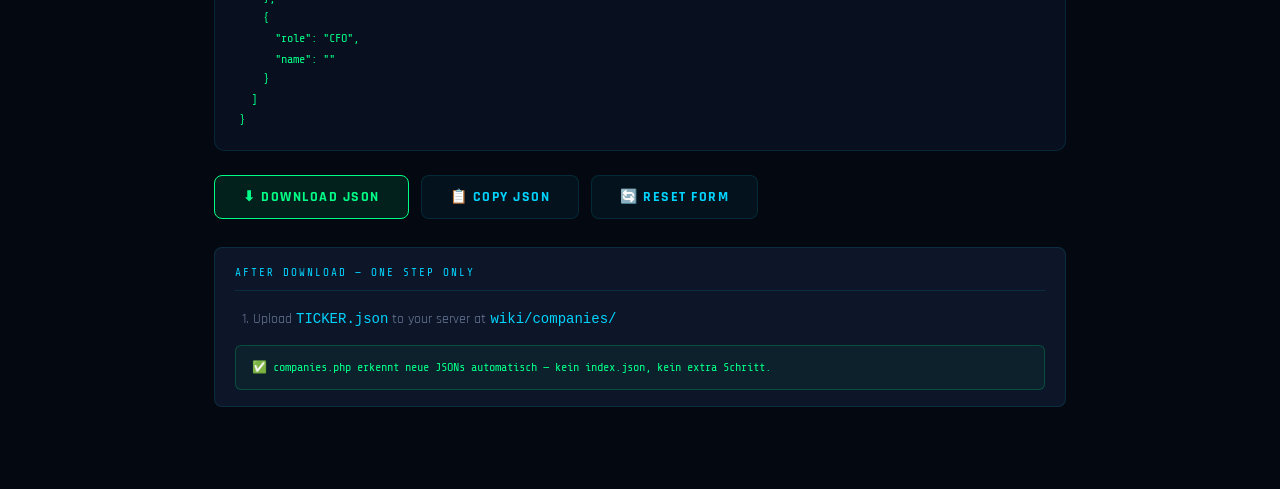
<file: wiki/generator.html>
<!DOCTYPE html>
<html lang="en">
<head>
  <meta charset="UTF-8">
  <meta name="viewport" content="width=device-width, initial-scale=1.0">
  <title>LSX Company Generator</title>
  <link rel="preconnect" href="https://fonts.googleapis.com">
  <link href="https://fonts.googleapis.com/css2?family=Rajdhani:wght@400;600;700&family=Share+Tech+Mono&display=swap" rel="stylesheet">
  <link rel="stylesheet" href="generator.css">
</head>
<body>

<header>
  <div style="display:flex;align-items:center;gap:14px">
    <a href="https://wiki.los-santos-exchange.de" class="logo">📈 LSX</a>
    <span class="gen-badge">GENERATOR</span>
  </div>
  <div style="display:flex;gap:10px">
    <a href="index.html" class="btn-link">← Wiki</a>
    <a href="https://los-santos-exchange.de" class="btn-link">Play LSX</a>
  </div>
</header>

<div class="page">
  <div class="page-tag">LSX · WIKI · COMPANY GENERATOR</div>
  <h1>Add New Company</h1>
  <p class="page-sub">Fill in the fields, download the JSON, then upload it to <code style="color:var(--accent)">wiki/companies/</code> — that's it. The Wiki detects it automatically.</p>

  <!-- Load existing JSON to edit -->
  <div class="load-box">
    <div class="load-box-title">EDIT EXISTING — load a company JSON to pre-fill the form</div>
    <div class="load-row">
      <button class="btn-load" onclick="document.getElementById('fileInput').click()">📂 Load JSON</button>
      <input type="file" id="fileInput" accept=".json" onchange="loadJSON(this)">
      <span class="load-hint">Select a TICKER.json from your companies/ folder</span>
    </div>
  </div>

  <!-- ── Core Info ── -->
  <div class="section-title">Core Information</div>
  <div class="form-grid">
    <div class="field">
      <label>Ticker Symbol *</label>
      <input id="f-ticker" type="text" placeholder="e.g. BSTA" maxlength="8" oninput="this.value=this.value.toUpperCase();updatePreview()">
    </div>
    <div class="field">
      <label>Company Name *</label>
      <input id="f-name" type="text" placeholder="e.g. Burgershot" oninput="updatePreview()">
    </div>
    <div class="field">
      <label>Sector *</label>
      <select id="f-sector" onchange="updatePreview()">
        <option value="">— select sector —</option>
        <option value="FOOD">🍔 FOOD</option>
        <option value="FINANCE">🏦 FINANCE</option>
        <option value="TECH">💻 TECH</option>
        <option value="TRANSPORT">🚗 TRANSPORT</option>
        <option value="RETAIL">🛒 RETAIL</option>
        <option value="ENERGY">⚡ ENERGY</option>
        <option value="PHARMA">💊 PHARMA</option>
        <option value="MEDIA">📻 MEDIA</option>
      </select>
    </div>
    <div class="field">
      <label>Main Rival Ticker</label>
      <input id="f-rival" type="text" placeholder="e.g. UAAT (leave blank if none)" maxlength="8" oninput="this.value=this.value.toUpperCase();updatePreview()">
    </div>
    <div class="field">
      <label>Base Price ($) *</label>
      <input id="f-basePrice" type="number" min="1" step="0.01" placeholder="e.g. 45.20" oninput="updatePreview()">
    </div>
    <div class="field">
      <label>Volatility (vol) *
        <span style="color:var(--dim);font-size:10px;margin-left:8px">0.018=stable · 0.030=normal · 0.045=volatile · 0.060=very volatile</span>
      </label>
      <input id="f-vol" type="number" min="0.01" max="0.10" step="0.001" placeholder="e.g. 0.030" oninput="updatePreview()">
    </div>
  </div>

  <!-- ── Identity ── -->
  <div class="section-title">Brand Identity</div>
  <div class="form-grid">
    <div class="field">
      <label>Tagline / Slogan *</label>
      <input id="f-tagline" type="text" placeholder="e.g. Have It Your Way, Or Else." oninput="updatePreview()">
    </div>
    <div class="field">
      <label>Founded (year)</label>
      <input id="f-founded" type="text" placeholder="e.g. 1982" oninput="updatePreview()">
    </div>
    <div class="field">
      <label>Employees</label>
      <input id="f-employees" type="text" placeholder="e.g. 48,000 or 12,400 (Global)" oninput="updatePreview()">
    </div>
    <div class="field">
      <label>Headquarters</label>
      <input id="f-hq" type="text" placeholder="e.g. East Los Santos" oninput="updatePreview()">
    </div>
  </div>
  <div class="form-grid full">
    <div class="field">
      <label>Company Description *</label>
      <textarea id="f-desc" placeholder="Write 2-4 sentences describing the company in the GTA V universe. Mention location, reputation, key products, controversies..." oninput="updatePreview()"></textarea>
    </div>
  </div>

  <!-- ── Executives ── -->
  <div class="section-title">Executive Team</div>
  <div class="exec-list" id="execList"></div>
  <button class="btn-add-exec" onclick="addExec()">+ ADD EXECUTIVE</button>

  <!-- ── Preview ── -->
  <div class="preview-box">
    <pre class="preview-json" id="previewJson">{}</pre>
  </div>

  <!-- ── Actions ── -->
  <div class="actions">
    <button class="btn-primary" onclick="downloadJSON()">⬇ DOWNLOAD JSON</button>
    <button class="btn-secondary" onclick="copyJSON()">📋 COPY JSON</button>
    <button class="btn-secondary" onclick="resetForm()">🔄 RESET FORM</button>
  </div>

  <div style="margin-top:28px;background:var(--panel2);border:1px solid var(--border);border-radius:8px;padding:16px 20px">
    <div class="section-title" style="margin-top:0">After Download — One Step Only</div>
    <ol style="color:var(--dim);font-size:14px;line-height:2;margin-left:18px">
      <li>Upload <code style="color:var(--accent)">TICKER.json</code> to your server at <code style="color:var(--accent)">wiki/companies/</code></li>
    </ol>
    <div style="margin-top:12px;font-family:var(--mono);font-size:12px;color:var(--green);background:rgba(0,255,136,0.05);border:1px solid rgba(0,255,136,0.2);border-radius:6px;padding:12px 16px">
      ✅ companies.php erkennt neue JSONs automatisch — kein index.json, kein extra Schritt.
    </div>
  </div>
</div>

<div class="toast" id="toast"></div>

<script src="generator.js"></script>
</body>
</html>
</file>
<file: wiki/wiki.css>
:root {
      --bg:#040810; --panel:#080f1e; --panel2:#0d1628;
      --border:rgba(0,212,255,0.12); --accent:#00d4ff;
      --green:#00ff88; --red:#ff3355; --gold:#ffd700;
      --text:#e8eaf0; --dim:#6b7a99;
      --font:'Rajdhani',sans-serif; --mono:'Share Tech Mono',monospace;
    }
    *{box-sizing:border-box;margin:0;padding:0}
    body{background:var(--bg);color:var(--text);font-family:var(--font);font-size:15px;line-height:1.6;min-height:100vh}
    body::before{content:'';position:fixed;inset:0;background-image:linear-gradient(rgba(0,212,255,0.025) 1px,transparent 1px),linear-gradient(90deg,rgba(0,212,255,0.025) 1px,transparent 1px);background-size:40px 40px;pointer-events:none;z-index:0}

    /* ── Header ── */
    header{position:sticky;top:0;z-index:200;background:rgba(4,8,16,0.96);backdrop-filter:blur(16px);border-bottom:1px solid var(--border);padding:0 32px;display:flex;align-items:center;justify-content:space-between;height:54px}
    .header-left{display:flex;align-items:center;gap:16px}
    .logo{font-family:var(--mono);font-size:17px;color:var(--accent);letter-spacing:2px;text-decoration:none}
    .wiki-badge{background:rgba(255,215,0,0.1);border:1px solid rgba(255,215,0,0.3);color:var(--gold);font-family:var(--mono);font-size:10px;letter-spacing:2px;padding:3px 9px;border-radius:3px}
    .header-right{display:flex;align-items:center;gap:10px}
    .hdr-search{background:rgba(0,212,255,0.05);border:1px solid var(--border);border-radius:6px;padding:7px 14px;color:var(--text);font-family:var(--mono);font-size:12px;outline:none;width:220px;transition:border-color .2s}
    .hdr-search:focus{border-color:rgba(0,212,255,0.4)}
    .btn-link{font-family:var(--font);font-weight:700;font-size:12px;letter-spacing:1px;color:var(--dim);text-decoration:none;border:1px solid var(--border);padding:6px 14px;border-radius:4px;transition:all .2s;text-transform:uppercase;cursor:pointer;background:none}
    .btn-link:hover{color:var(--accent);border-color:var(--accent)}
    .btn-gold{border-color:rgba(255,215,0,0.3);color:var(--gold)}
    .btn-gold:hover{border-color:var(--gold);color:var(--gold);background:rgba(255,215,0,0.05)}

    /* ── Layout ── */
    .layout{position:relative;z-index:1;display:grid;grid-template-columns:240px 1fr;min-height:calc(100vh - 54px)}
    nav{position:sticky;top:54px;height:calc(100vh - 54px);overflow-y:auto;border-right:1px solid var(--border);background:rgba(8,15,30,0.6);padding:16px 0}
    nav::-webkit-scrollbar{width:3px}
    nav::-webkit-scrollbar-thumb{background:var(--border);border-radius:2px}
    .nav-search{margin:0 12px 14px;padding:7px 12px;background:rgba(0,212,255,0.05);border:1px solid var(--border);border-radius:6px;color:var(--text);font-family:var(--mono);font-size:12px;width:calc(100% - 24px);outline:none}
    .nav-search:focus{border-color:rgba(0,212,255,0.4)}
    .nav-sector-label{padding:8px 12px 4px;font-family:var(--mono);font-size:10px;letter-spacing:2px;color:var(--dim);text-transform:uppercase;margin-top:6px}
    .nav-item{display:flex;align-items:center;gap:8px;padding:5px 12px;cursor:pointer;border-left:2px solid transparent;transition:background .15s}
    .nav-item:hover{background:rgba(0,212,255,0.05)}
    .nav-item.active{background:rgba(0,212,255,0.08);border-left-color:var(--accent)}
    .nav-ticker{font-family:var(--mono);font-size:11px;color:var(--accent);min-width:50px}
    .nav-name{color:var(--dim);font-size:12px;overflow:hidden;text-overflow:ellipsis;white-space:nowrap}

    /* ── Main ── */
    main{padding:36px 44px;max-width:1000px}

    /* ── Hero ── */
    .hero{margin-bottom:40px;padding-bottom:28px;border-bottom:1px solid var(--border)}
    .hero-tag{font-family:var(--mono);font-size:11px;letter-spacing:3px;color:var(--gold);margin-bottom:8px}
    .hero h1{font-size:44px;font-weight:700;letter-spacing:3px;line-height:1;margin-bottom:12px}
    .hero p{color:var(--dim);font-size:14px;max-width:560px}
    .hero-stats{display:flex;gap:28px;margin-top:20px}
    .hero-stat-val{font-family:var(--mono);font-size:26px;color:var(--accent);font-weight:700}
    .hero-stat-lbl{font-size:10px;letter-spacing:2px;color:var(--dim);text-transform:uppercase;margin-top:2px}

    /* ── Sector bar ── */
    .sector-bar{display:flex;gap:6px;flex-wrap:wrap;margin-bottom:28px}
    .sec-btn{padding:4px 13px;background:transparent;border:1px solid var(--border);border-radius:20px;color:var(--dim);font-family:var(--font);font-weight:700;font-size:12px;letter-spacing:1px;cursor:pointer;transition:all .2s;text-transform:uppercase}
    .sec-btn:hover{border-color:rgba(0,212,255,0.4);color:var(--text)}
    .sec-btn.active{background:rgba(0,212,255,0.1);border-color:var(--accent);color:var(--accent)}

    /* ── Loading ── */
    .loading{text-align:center;padding:80px;color:var(--dim);font-family:var(--mono);font-size:13px}
    .spinner{width:32px;height:32px;border:2px solid var(--border);border-top-color:var(--accent);border-radius:50%;animation:spin .8s linear infinite;margin:0 auto 16px}
    @keyframes spin{to{transform:rotate(360deg)}}
    .no-results{text-align:center;padding:60px;color:var(--dim);font-family:var(--mono);font-size:13px;display:none}

    /* ── Company Card ── */
    .company-card{background:var(--panel);border:1px solid var(--border);border-radius:10px;padding:24px 28px;margin-bottom:18px;position:relative;overflow:hidden;transition:border-color .2s;scroll-margin-top:74px}
    .company-card:hover{border-color:rgba(0,212,255,0.22)}
    .company-card::before{content:'';position:absolute;top:0;left:0;width:100%;height:3px}
    .company-card[data-sector="FOOD"]::before      {background:linear-gradient(90deg,#ff9800,transparent)}
    .company-card[data-sector="FINANCE"]::before   {background:linear-gradient(90deg,#00ff88,transparent)}
    .company-card[data-sector="TECH"]::before      {background:linear-gradient(90deg,#00d4ff,transparent)}
    .company-card[data-sector="TRANSPORT"]::before {background:linear-gradient(90deg,#aa88ff,transparent)}
    .company-card[data-sector="RETAIL"]::before    {background:linear-gradient(90deg,#ff3355,transparent)}
    .company-card[data-sector="ENERGY"]::before    {background:linear-gradient(90deg,#ffd700,transparent)}
    .company-card[data-sector="PHARMA"]::before    {background:linear-gradient(90deg,#00ffcc,transparent)}
    .company-card[data-sector="MEDIA"]::before     {background:linear-gradient(90deg,#ff66aa,transparent)}
    .company-card.hidden{display:none}

    .card-top{display:flex;align-items:flex-start;justify-content:space-between;gap:14px;margin-bottom:14px}
    .card-tl{}
    .card-ticker-row{display:flex;align-items:center;gap:10px;margin-bottom:3px}
    .card-ticker{font-family:var(--mono);font-size:21px;font-weight:700;color:var(--accent)}
    .card-sector-badge{font-size:10px;font-weight:700;letter-spacing:1.5px;padding:3px 8px;border-radius:3px;text-transform:uppercase}
    .badge-FOOD      {background:rgba(255,152,0,.12);color:#ff9800;border:1px solid rgba(255,152,0,.3)}
    .badge-FINANCE   {background:rgba(0,255,136,.10);color:#00ff88;border:1px solid rgba(0,255,136,.3)}
    .badge-TECH      {background:rgba(0,212,255,.10);color:#00d4ff;border:1px solid rgba(0,212,255,.3)}
    .badge-TRANSPORT {background:rgba(170,136,255,.10);color:#aa88ff;border:1px solid rgba(170,136,255,.3)}
    .badge-RETAIL    {background:rgba(255,51,85,.10);color:#ff3355;border:1px solid rgba(255,51,85,.3)}
    .badge-ENERGY    {background:rgba(255,215,0,.10);color:#ffd700;border:1px solid rgba(255,215,0,.3)}
    .badge-PHARMA    {background:rgba(0,255,204,.10);color:#00ffcc;border:1px solid rgba(0,255,204,.3)}
    .badge-MEDIA     {background:rgba(255,102,170,.10);color:#ff66aa;border:1px solid rgba(255,102,170,.3)}
    .card-name{font-size:22px;font-weight:700;color:var(--text)}
    .card-tagline{font-size:13px;color:var(--dim);font-style:italic;margin-top:2px}
    .card-price-box{text-align:right;background:rgba(0,212,255,0.04);border:1px solid var(--border);border-radius:8px;padding:10px 16px;min-width:120px;flex-shrink:0}
    .card-price{font-family:var(--mono);font-size:20px;color:var(--green);font-weight:700}
    .card-price-lbl{font-size:10px;letter-spacing:1px;color:var(--dim);margin-top:2px}
    .vol-indicator{margin-top:6px;font-size:10px;color:var(--dim)}

    .card-desc{color:var(--dim);font-size:14px;line-height:1.7;margin-bottom:18px}

    .card-mgmt{display:grid;grid-template-columns:repeat(auto-fill,minmax(190px,1fr));gap:8px;margin-bottom:18px}
    .mgmt-item{background:var(--panel2);border:1px solid var(--border);border-radius:6px;padding:9px 13px}
    .mgmt-role{font-family:var(--mono);font-size:10px;letter-spacing:1px;color:var(--dim)}
    .mgmt-name{font-size:13px;font-weight:700;color:var(--text);margin-top:2px}

    .card-stats{display:flex;gap:0;background:var(--panel2);border:1px solid var(--border);border-radius:8px;overflow:hidden}
    .card-stat{flex:1;padding:10px 14px;border-right:1px solid var(--border);text-align:center}
    .card-stat:last-child{border-right:none}
    .stat-val{font-family:var(--mono);font-size:13px;color:var(--text);font-weight:700}
    .stat-lbl{font-size:10px;letter-spacing:1px;color:var(--dim);margin-top:2px;text-transform:uppercase}
    .rival-link{color:var(--accent);cursor:pointer;text-decoration:underline}
    .rival-link:hover{color:var(--gold)}

    /* footer */
    footer{position:relative;z-index:1;border-top:1px solid var(--border);padding:18px 44px;display:flex;align-items:center;justify-content:space-between;font-family:var(--mono);font-size:11px;color:var(--dim)}
    footer a{color:var(--dim);text-decoration:none}
    footer a:hover{color:var(--accent)}

    @media(max-width:860px){.layout{grid-template-columns:1fr}nav{display:none}main{padding:20px 16px}}
/* ── Financials ───────────────────────────────────────── */
.card-financials {
  display: flex;
  flex-wrap: wrap;
  gap: 0;
  background: rgba(0,212,255,0.03);
  border: 1px solid var(--border);
  border-radius: 8px;
  overflow: hidden;
  margin-bottom: 16px;
}
.fin-item {
  flex: 1;
  min-width: 100px;
  display: flex;
  flex-direction: column;
  padding: 10px 16px;
  border-right: 1px solid var(--border);
}
.fin-item:last-child { border-right: none; }
.fin-lbl {
  font-family: var(--mono);
  font-size: 9px;
  letter-spacing: 1.5px;
  color: var(--dim);
  text-transform: uppercase;
  margin-bottom: 4px;
}
.fin-val {
  font-family: var(--mono);
  font-size: 14px;
  font-weight: 700;
  color: var(--text);
}
.fin-val.yield { color: var(--green); }
.fin-val.pos   { color: var(--green); }
.fin-val.neg   { color: var(--red); }

/* ── History Timeline ─────────────────────────────────── */
.card-history {
  margin-top: 16px;
  border-top: 1px solid var(--border);
  padding-top: 16px;
}
.history-title {
  font-family: var(--mono);
  font-size: 10px;
  letter-spacing: 2px;
  color: var(--dim);
  text-transform: uppercase;
  margin-bottom: 12px;
}
.history-item {
  display: flex;
  gap: 16px;
  align-items: flex-start;
  padding: 6px 0;
  border-bottom: 1px solid rgba(255,255,255,0.03);
  font-size: 13px;
}
.history-item:last-child { border-bottom: none; }
.history-year {
  font-family: var(--mono);
  font-size: 12px;
  color: var(--gold);
  min-width: 36px;
  font-weight: 700;
}
.history-event { color: var(--dim); line-height: 1.5; }

/* ── Scale 150% ─────────────────────────────────────── */
html { zoom: 1.5; }

/* ── Fix: Rechte Seite nav-items klickbar ───────────── */
/* Das layout war 240px + 1fr — bei 150% zoom wird die
   nav Sidebar zu schmal und überlappt main content.
   Fix: pointer-events explizit setzen + z-index */
nav { 
  position: sticky; 
  z-index: 10;
  pointer-events: all;
}
nav .nav-item { 
  pointer-events: all;
  cursor: pointer;
}
/* Main content bekommt overflow-x: hidden damit keine
   horizontale Scrollbar durch zoom entsteht */
main { overflow-x: hidden; }
body { overflow-x: hidden; }

/* Bei 150% zoom: layout anpassen */
.layout {
  grid-template-columns: 200px 1fr;
}
</file>
<file: assets/css/admin.css>
* { box-sizing: border-box; margin: 0; padding: 0; }

:root {
  --bg:      #080c12;
  --panel:   #0d1520;
  --panel2:  #111c2a;
  --border:  #1e3050;
  --accent:  #00d4ff;
  --green:   #00ff88;
  --red:     #ff3355;
  --gold:    #ffd700;
  --text:    #dce8f4;
  --dim:     #8aafc8;
  --label:   #6a8fac;
}

body {
  background: var(--bg);
  color: var(--text);
  font-family: 'Courier New', monospace;
  min-height: 100vh;
}

/* ── AUTH GATE ─────────────────────────────────────── */
#authGate {
  position: fixed; inset: 0;
  display: flex; align-items: center; justify-content: center;
  background: var(--bg); z-index: 9999;
}
.auth-box {
  display: flex; flex-direction: column;
  align-items: center; gap: 20px;
  padding: 48px 40px;
  background: var(--panel);
  border: 1px solid var(--border);
  border-radius: 12px;
  text-align: center;
  min-width: 320px;
}
.auth-logo {
  font-size: 22px; font-weight: 700;
  letter-spacing: 2px; color: var(--accent);
}
.auth-msg { font-size: 13px; color: var(--dim); }
.auth-login {
  display: flex; align-items: center; gap: 10px;
  padding: 12px 28px;
  background: #5865F2; color: #fff;
  border-radius: 6px;
  font-weight: 700; font-size: 13px; letter-spacing: 1px;
  text-decoration: none; transition: opacity .2s;
}
.auth-login:hover { opacity: .85; }

/* ── ADMIN HEADER ──────────────────────────────────── */
.admin-header {
  background: linear-gradient(135deg, #080c12, #0d1a2a);
  border-bottom: 2px solid var(--accent);
  padding: 14px 24px;
  display: flex; align-items: center; justify-content: space-between;
  position: sticky; top: 0; z-index: 50;
}
.admin-logo { font-size: 16px; font-weight: 700; letter-spacing: 2px; color: var(--accent); }
.admin-user {
  display: flex; align-items: center; gap: 10px;
  font-size: 13px; color: var(--dim);
}
.admin-user img {
  width: 28px; height: 28px;
  border-radius: 50%;
  border: 1px solid var(--border);
}
.admin-badge {
  background: rgba(0,212,255,0.1);
  border: 1px solid rgba(0,212,255,0.3);
  color: var(--accent);
  font-size: 10px; font-weight: 700; letter-spacing: 1px;
  padding: 2px 8px; border-radius: 3px;
}

/* ── STATUS ────────────────────────────────────────── */
#status {
  padding: 10px 24px;
  font-size: 13px;
  display: none;
}
#status.ok  { background: rgba(0,255,136,0.08); border-bottom: 1px solid rgba(0,255,136,0.2); color: var(--green); }
#status.err { background: rgba(255,51,85,0.08);  border-bottom: 1px solid rgba(255,51,85,0.2);  color: var(--red); }

/* ── CARDS ─────────────────────────────────────────── */
.card {
  background: var(--panel);
  border-bottom: 1px solid var(--border);
  padding: 20px 24px;
}
.card-header {
  display: flex; align-items: center; justify-content: space-between;
  margin-bottom: 14px;
}
.card h2 {
  color: var(--accent); font-size: 12px;
  letter-spacing: 1.5px; text-transform: uppercase;
  margin-bottom: 14px;
}
.card-header h2 { margin-bottom: 0; }

/* ── INPUTS ────────────────────────────────────────── */
label {
  font-size: 11px; color: var(--label);
  display: block; margin-bottom: 4px; letter-spacing: .5px;
}
input, select {
  background: var(--bg);
  border: 1px solid var(--border);
  color: var(--text);
  padding: 8px 12px;
  border-radius: 4px;
  font-family: 'Courier New', monospace;
  font-size: 13px;
  width: 100%;
  transition: border-color .2s;
}
input:focus, select:focus {
  outline: none;
  border-color: var(--accent);
}
input:disabled { opacity: .5; cursor: not-allowed; }

.input-row {
  display: flex; gap: 12px; margin-bottom: 12px;
  flex-wrap: wrap;
}
.input-row > * { flex: 1; min-width: 160px; }
.input-group { display: flex; flex-direction: column; }

/* ── BUTTONS ───────────────────────────────────────── */
button {
  background: rgba(0,212,255,0.1);
  border: 1px solid rgba(0,212,255,0.3);
  color: var(--accent);
  padding: 8px 18px;
  border-radius: 4px;
  font-family: 'Courier New', monospace;
  font-weight: 700; font-size: 11px; letter-spacing: 1px;
  cursor: pointer; transition: all .15s;
  white-space: nowrap;
}
button:hover { opacity: .85; transform: translateY(-1px); }
.btn-red  { background: rgba(255,51,85,0.1);  border-color: rgba(255,51,85,0.3);  color: var(--red); }
.btn-gray { background: rgba(255,255,255,0.04); border-color: var(--border);       color: var(--dim); }
.btn-row  { display: flex; gap: 8px; flex-wrap: wrap; }

/* ── TABLES ────────────────────────────────────────── */
.data-table {
  width: 100%; border-collapse: collapse;
  font-size: 12px; margin-top: 4px;
}
.data-table th {
  text-align: left; color: var(--label);
  padding: 8px 10px; font-size: 10px; letter-spacing: 1px;
  border-bottom: 1px solid var(--border);
  font-weight: 700; text-transform: uppercase;
}
.data-table td {
  padding: 8px 10px;
  border-bottom: 1px solid rgba(30,48,80,0.5);
  vertical-align: middle;
}
.data-table tr:hover td { background: rgba(0,212,255,0.03); }
.data-table input {
  margin: 0; padding: 4px 8px; font-size: 12px;
}
.table-empty { color: var(--label); text-align: center; padding: 16px; }

/* Player row elements */
.player-cell { display: flex; align-items: center; gap: 8px; }
.player-avatar {
  width: 28px; height: 28px; border-radius: 50%;
  border: 1px solid var(--border); flex-shrink: 0;
  background: var(--panel2);
}
.player-name { font-weight: 700; color: var(--text); }
.player-id   { font-size: 10px; color: var(--label); font-family: 'Courier New', monospace; }
.nw-value    { font-family: 'Courier New', monospace; font-weight: 700; }
.nw-million  { color: var(--gold); }
.nw-normal   { color: var(--green); }

/* ── TAG ROW ───────────────────────────────────────── */
.tag-row { display: flex; flex-wrap: wrap; gap: 6px; margin-bottom: 10px; }
.tag {
  background: rgba(0,212,255,0.08);
  border: 1px solid rgba(0,212,255,0.2);
  color: var(--accent);
  font-size: 11px; padding: 3px 10px;
  border-radius: 3px; letter-spacing: .5px;
}

/* ── SAVE PREVIEW ──────────────────────────────────── */
.save-preview {
  background: var(--bg);
  border: 1px solid var(--border);
  border-radius: 4px; padding: 12px;
  font-size: 11px; color: var(--dim);
  white-space: pre-wrap;
  max-height: 160px; overflow-y: auto;
  margin-top: 10px;
  font-family: 'Courier New', monospace;
}
</file>
<file: wiki/generator.css>
:root{--bg:#040810;--panel:#080f1e;--panel2:#0d1628;--border:rgba(0,212,255,0.12);--accent:#00d4ff;--green:#00ff88;--red:#ff3355;--gold:#ffd700;--text:#e8eaf0;--dim:#6b7a99;--font:'Rajdhani',sans-serif;--mono:'Share Tech Mono',monospace}
    *{box-sizing:border-box;margin:0;padding:0}
    body{background:var(--bg);color:var(--text);font-family:var(--font);font-size:15px;line-height:1.6;min-height:100vh}
    body::before{content:'';position:fixed;inset:0;background-image:linear-gradient(rgba(0,212,255,0.025) 1px,transparent 1px),linear-gradient(90deg,rgba(0,212,255,0.025) 1px,transparent 1px);background-size:40px 40px;pointer-events:none;z-index:0}

    header{position:sticky;top:0;z-index:100;background:rgba(4,8,16,0.96);backdrop-filter:blur(16px);border-bottom:1px solid var(--border);padding:0 32px;display:flex;align-items:center;justify-content:space-between;height:54px}
    .logo{font-family:var(--mono);font-size:17px;color:var(--accent);letter-spacing:2px;text-decoration:none}
    .gen-badge{background:rgba(0,255,136,0.1);border:1px solid rgba(0,255,136,0.3);color:var(--green);font-family:var(--mono);font-size:10px;letter-spacing:2px;padding:3px 9px;border-radius:3px}
    .btn-link{font-family:var(--font);font-weight:700;font-size:12px;letter-spacing:1px;color:var(--dim);text-decoration:none;border:1px solid var(--border);padding:6px 14px;border-radius:4px;transition:all .2s;text-transform:uppercase;cursor:pointer;background:none}
    .btn-link:hover{color:var(--accent);border-color:var(--accent)}

    .page{position:relative;z-index:1;max-width:900px;margin:0 auto;padding:40px 24px 80px}

    .page-tag{font-family:var(--mono);font-size:11px;letter-spacing:3px;color:var(--green);margin-bottom:8px}
    h1{font-size:38px;font-weight:700;letter-spacing:2px;margin-bottom:8px}
    .page-sub{color:var(--dim);font-size:14px;margin-bottom:36px}

    /* ── Form ── */
    .form-grid{display:grid;grid-template-columns:1fr 1fr;gap:16px;margin-bottom:16px}
    .form-grid.full{grid-template-columns:1fr}
    .field{display:flex;flex-direction:column;gap:6px}
    label{font-family:var(--mono);font-size:11px;letter-spacing:1.5px;color:var(--dim);text-transform:uppercase}
    input,select,textarea{background:var(--panel);border:1px solid var(--border);border-radius:6px;color:var(--text);font-family:var(--mono);font-size:13px;padding:10px 14px;outline:none;transition:border-color .2s;width:100%}
    input:focus,select:focus,textarea:focus{border-color:rgba(0,212,255,0.5)}
    select option{background:var(--panel)}
    textarea{resize:vertical;min-height:120px;font-family:var(--font);font-size:14px;line-height:1.6}

    .section-title{font-family:var(--mono);font-size:11px;letter-spacing:2px;color:var(--accent);text-transform:uppercase;margin:28px 0 14px;padding-bottom:8px;border-bottom:1px solid var(--border)}

    /* ── Executives builder ── */
    .exec-list{display:flex;flex-direction:column;gap:10px;margin-bottom:12px}
    .exec-row{display:grid;grid-template-columns:1fr 1fr auto;gap:8px;align-items:center}
    .exec-row input{font-size:13px}
    .btn-remove{background:rgba(255,51,85,0.1);border:1px solid rgba(255,51,85,0.3);color:var(--red);padding:9px 12px;border-radius:6px;cursor:pointer;font-size:14px;font-family:var(--mono);transition:all .2s;white-space:nowrap}
    .btn-remove:hover{background:rgba(255,51,85,0.2)}
    .btn-add-exec{background:rgba(0,212,255,0.05);border:1px solid var(--border);color:var(--accent);padding:9px 18px;border-radius:6px;cursor:pointer;font-family:var(--font);font-weight:700;font-size:13px;letter-spacing:1px;transition:all .2s;width:100%}
    .btn-add-exec:hover{border-color:var(--accent);background:rgba(0,212,255,0.1)}

    /* ── Preview ── */
    .preview-box{background:var(--panel);border:1px solid var(--border);border-radius:10px;padding:20px 24px;margin-top:28px;position:relative}
    .preview-box::before{content:'PREVIEW';font-family:var(--mono);font-size:10px;letter-spacing:2px;color:var(--dim);position:absolute;top:-1px;left:16px;background:var(--panel);padding:0 8px;transform:translateY(-50%)}
    .preview-json{font-family:var(--mono);font-size:12px;color:var(--green);white-space:pre-wrap;overflow-x:auto;line-height:1.7}

    /* ── Actions ── */
    .actions{display:flex;gap:12px;margin-top:24px;flex-wrap:wrap}
    .btn-primary{background:rgba(0,255,136,0.1);border:1px solid var(--green);color:var(--green);padding:12px 28px;border-radius:8px;cursor:pointer;font-family:var(--font);font-weight:700;font-size:14px;letter-spacing:1.5px;transition:all .2s;text-transform:uppercase}
    .btn-primary:hover{background:rgba(0,255,136,0.2)}
    .btn-secondary{background:rgba(0,212,255,0.05);border:1px solid var(--border);color:var(--accent);padding:12px 28px;border-radius:8px;cursor:pointer;font-family:var(--font);font-weight:700;font-size:14px;letter-spacing:1.5px;transition:all .2s;text-transform:uppercase}
    .btn-secondary:hover{border-color:var(--accent);background:rgba(0,212,255,0.1)}

    /* ── Toast ── */
    .toast{position:fixed;bottom:24px;left:50%;transform:translateX(-50%) translateY(80px);background:var(--panel);border:1px solid var(--green);color:var(--green);font-family:var(--mono);font-size:13px;padding:12px 24px;border-radius:8px;opacity:0;transition:all .3s;z-index:999;pointer-events:none}
    .toast.show{opacity:1;transform:translateX(-50%) translateY(0)}

    /* ── Load existing ── */
    .load-box{background:var(--panel2);border:1px solid var(--border);border-radius:8px;padding:16px 20px;margin-bottom:28px}
    .load-box-title{font-family:var(--mono);font-size:11px;letter-spacing:1.5px;color:var(--dim);margin-bottom:10px}
    .load-row{display:flex;gap:10px;align-items:center}
    .load-row input[type=file]{display:none}
    .btn-load{background:rgba(255,215,0,0.08);border:1px solid rgba(255,215,0,0.3);color:var(--gold);padding:9px 18px;border-radius:6px;cursor:pointer;font-family:var(--font);font-weight:700;font-size:13px;letter-spacing:1px;transition:all .2s}
    .btn-load:hover{background:rgba(255,215,0,0.15)}
    .load-hint{font-size:12px;color:var(--dim);font-family:var(--mono)}

    @media(max-width:600px){.form-grid{grid-template-columns:1fr}.exec-row{grid-template-columns:1fr auto}}
</file>
